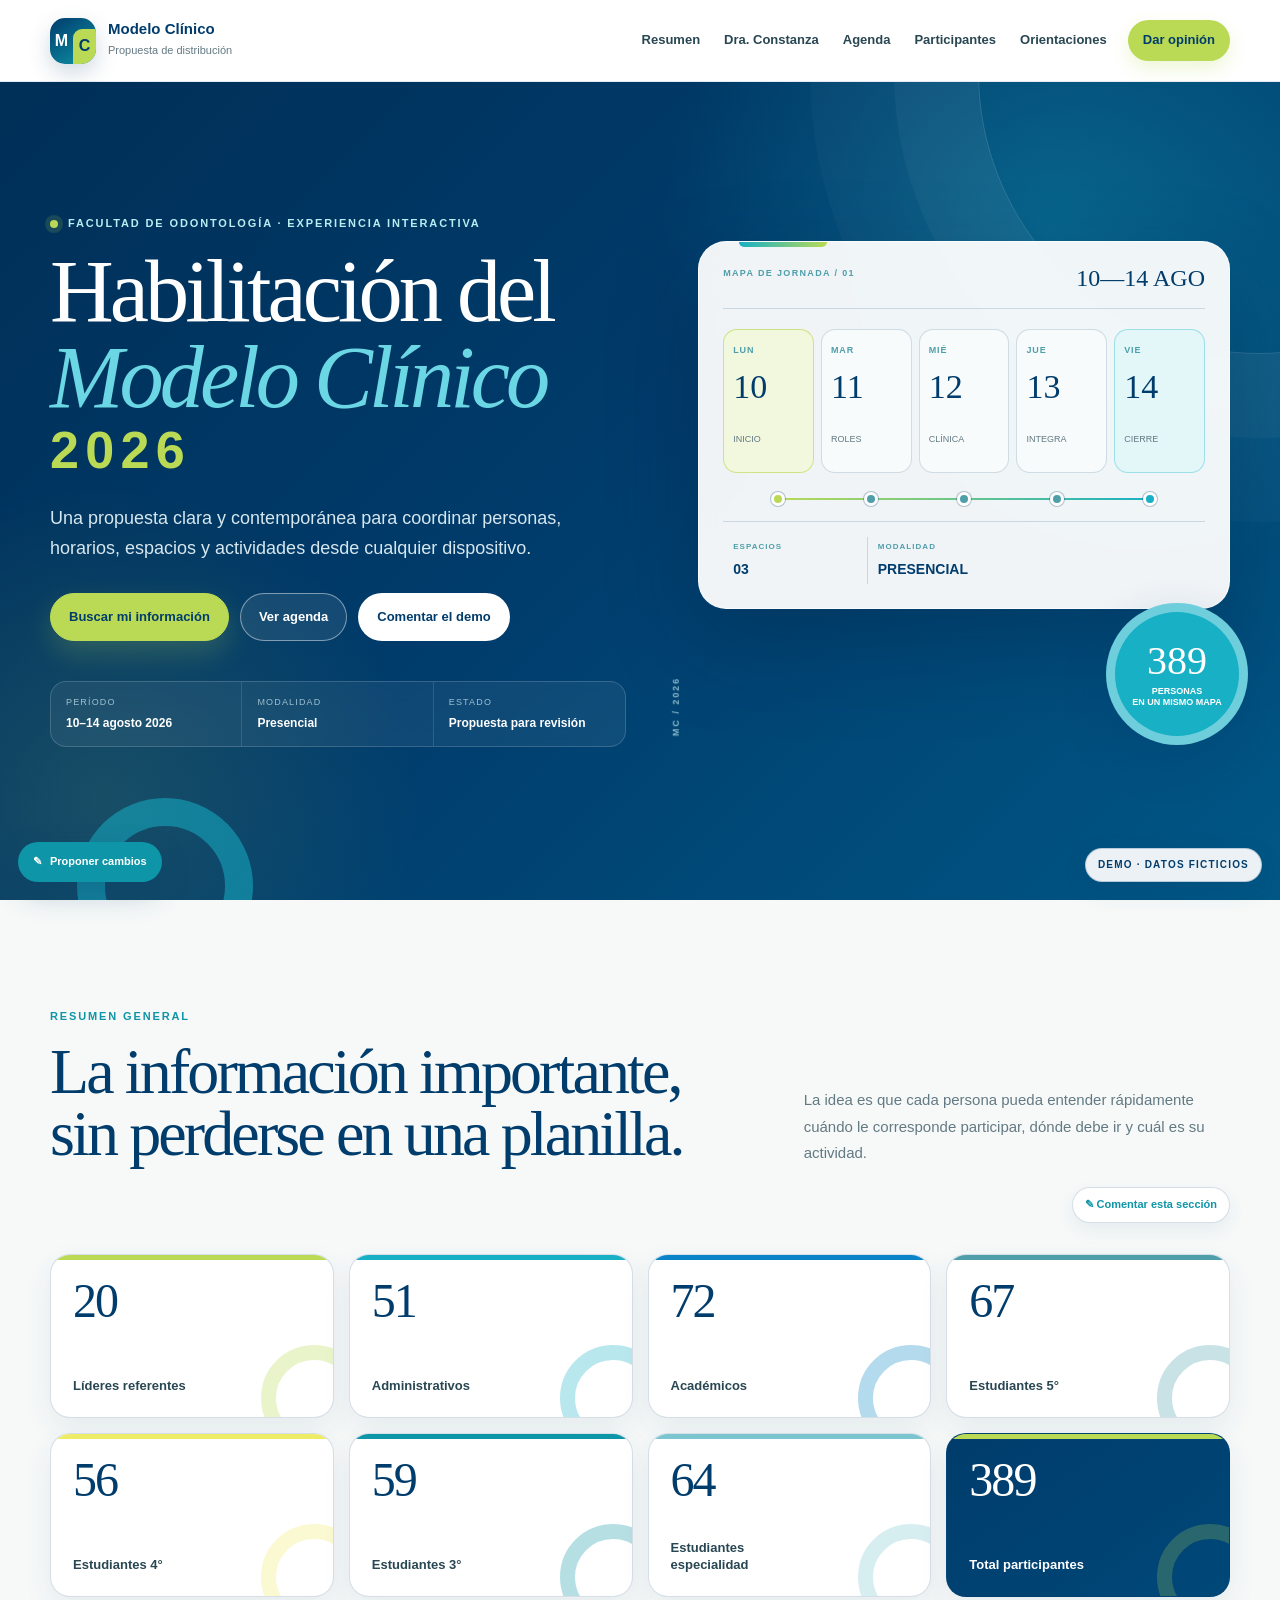
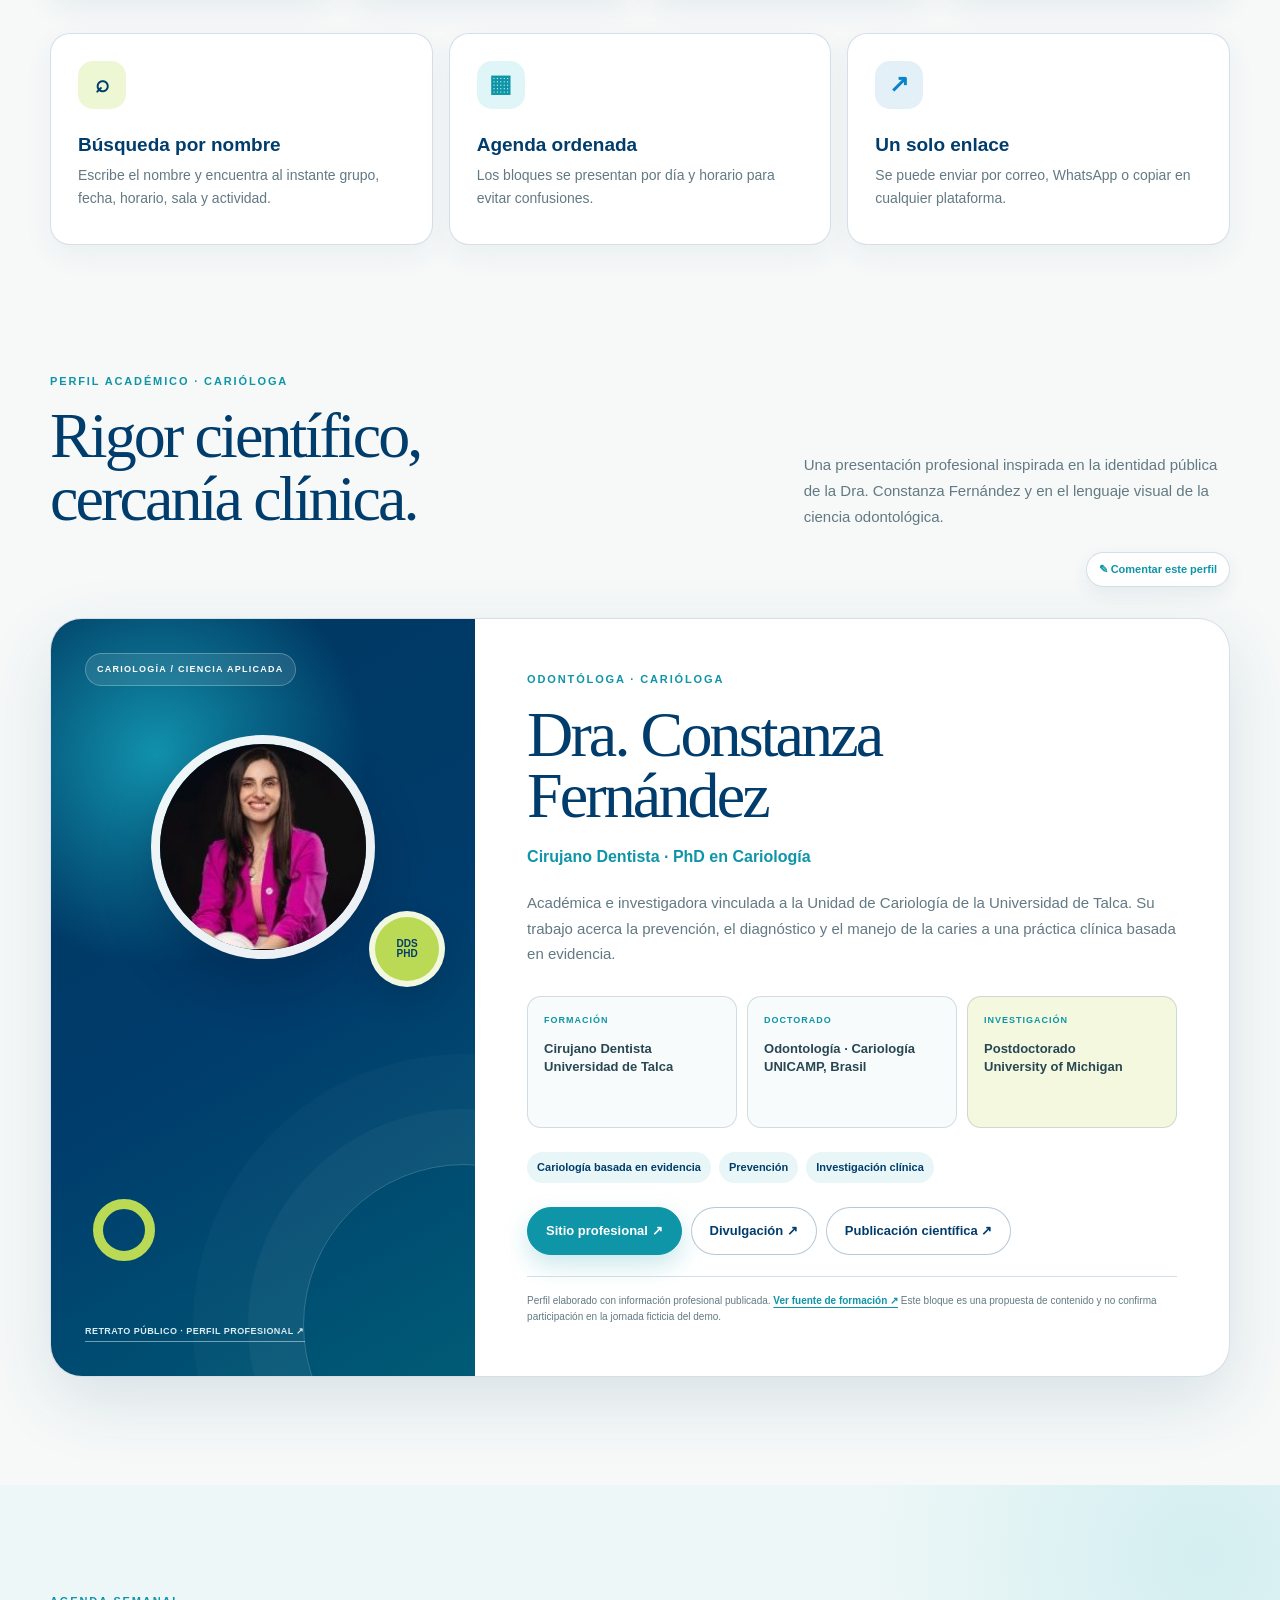
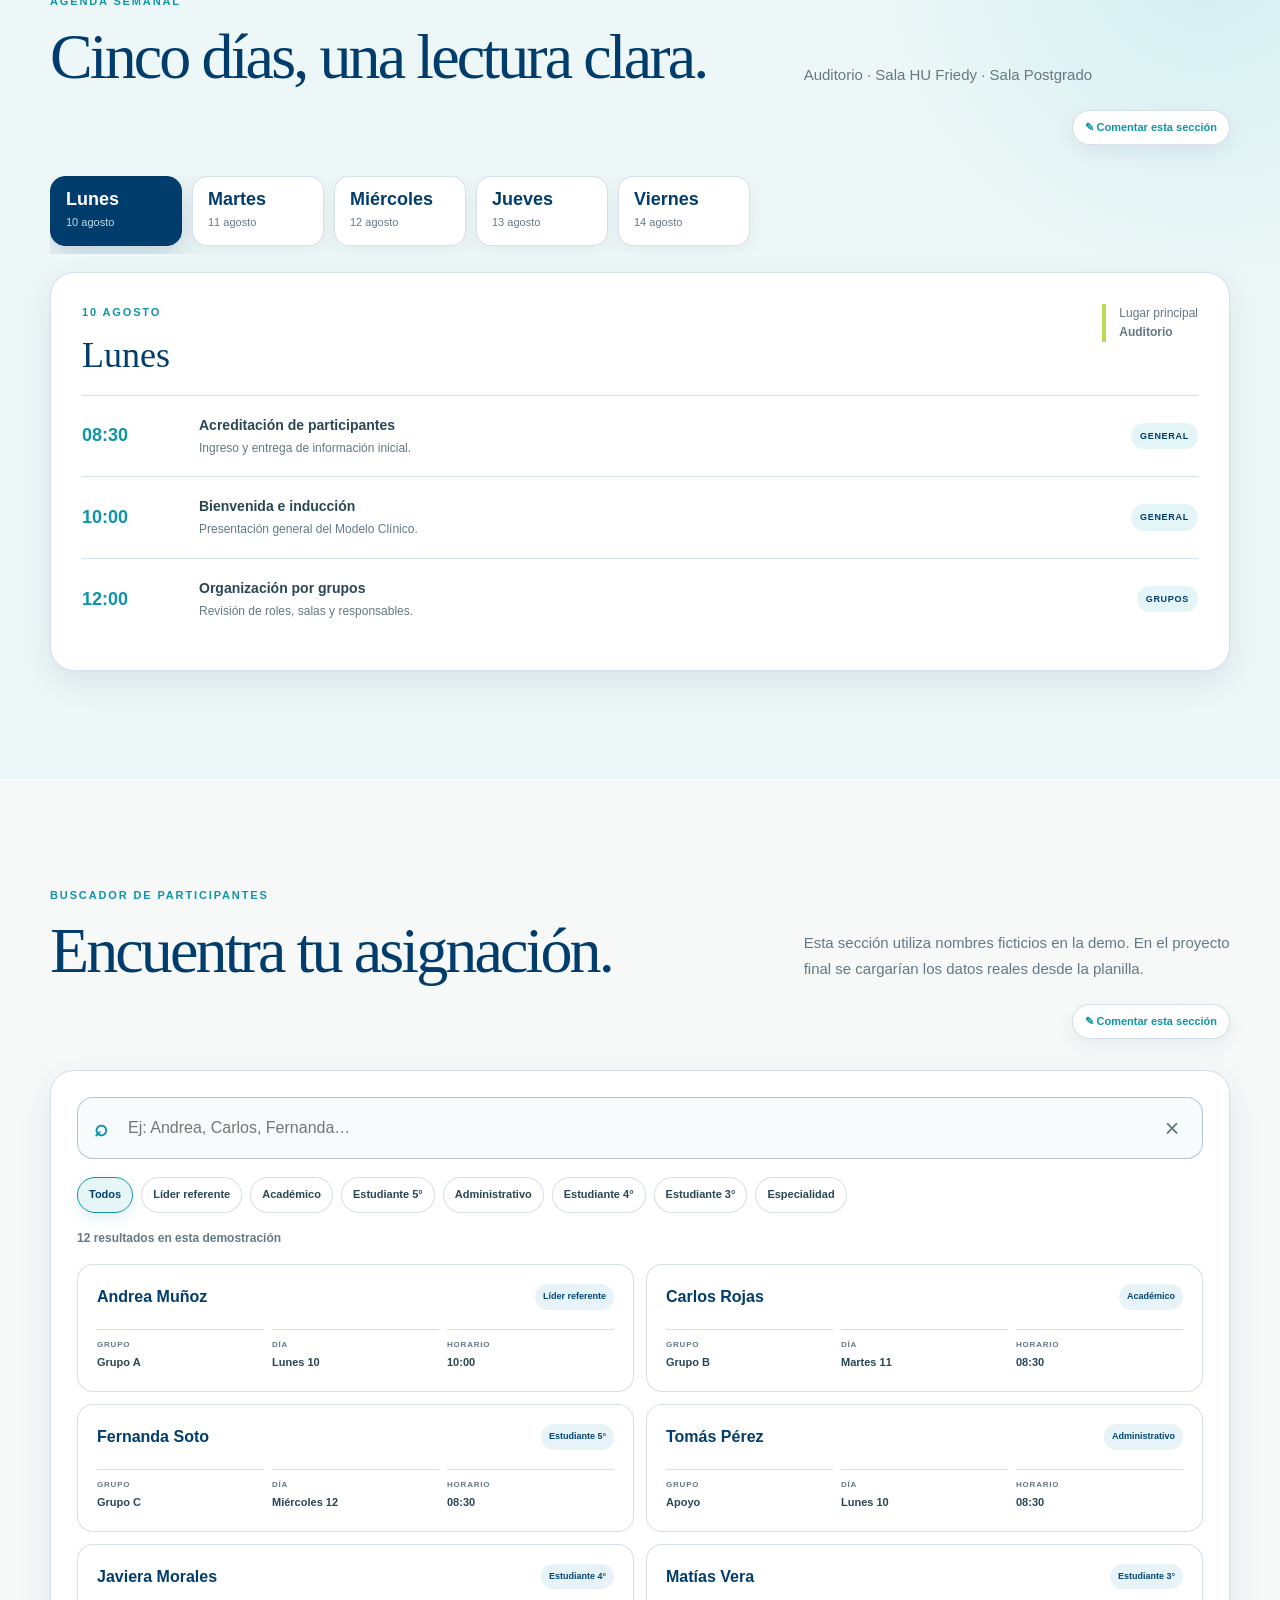
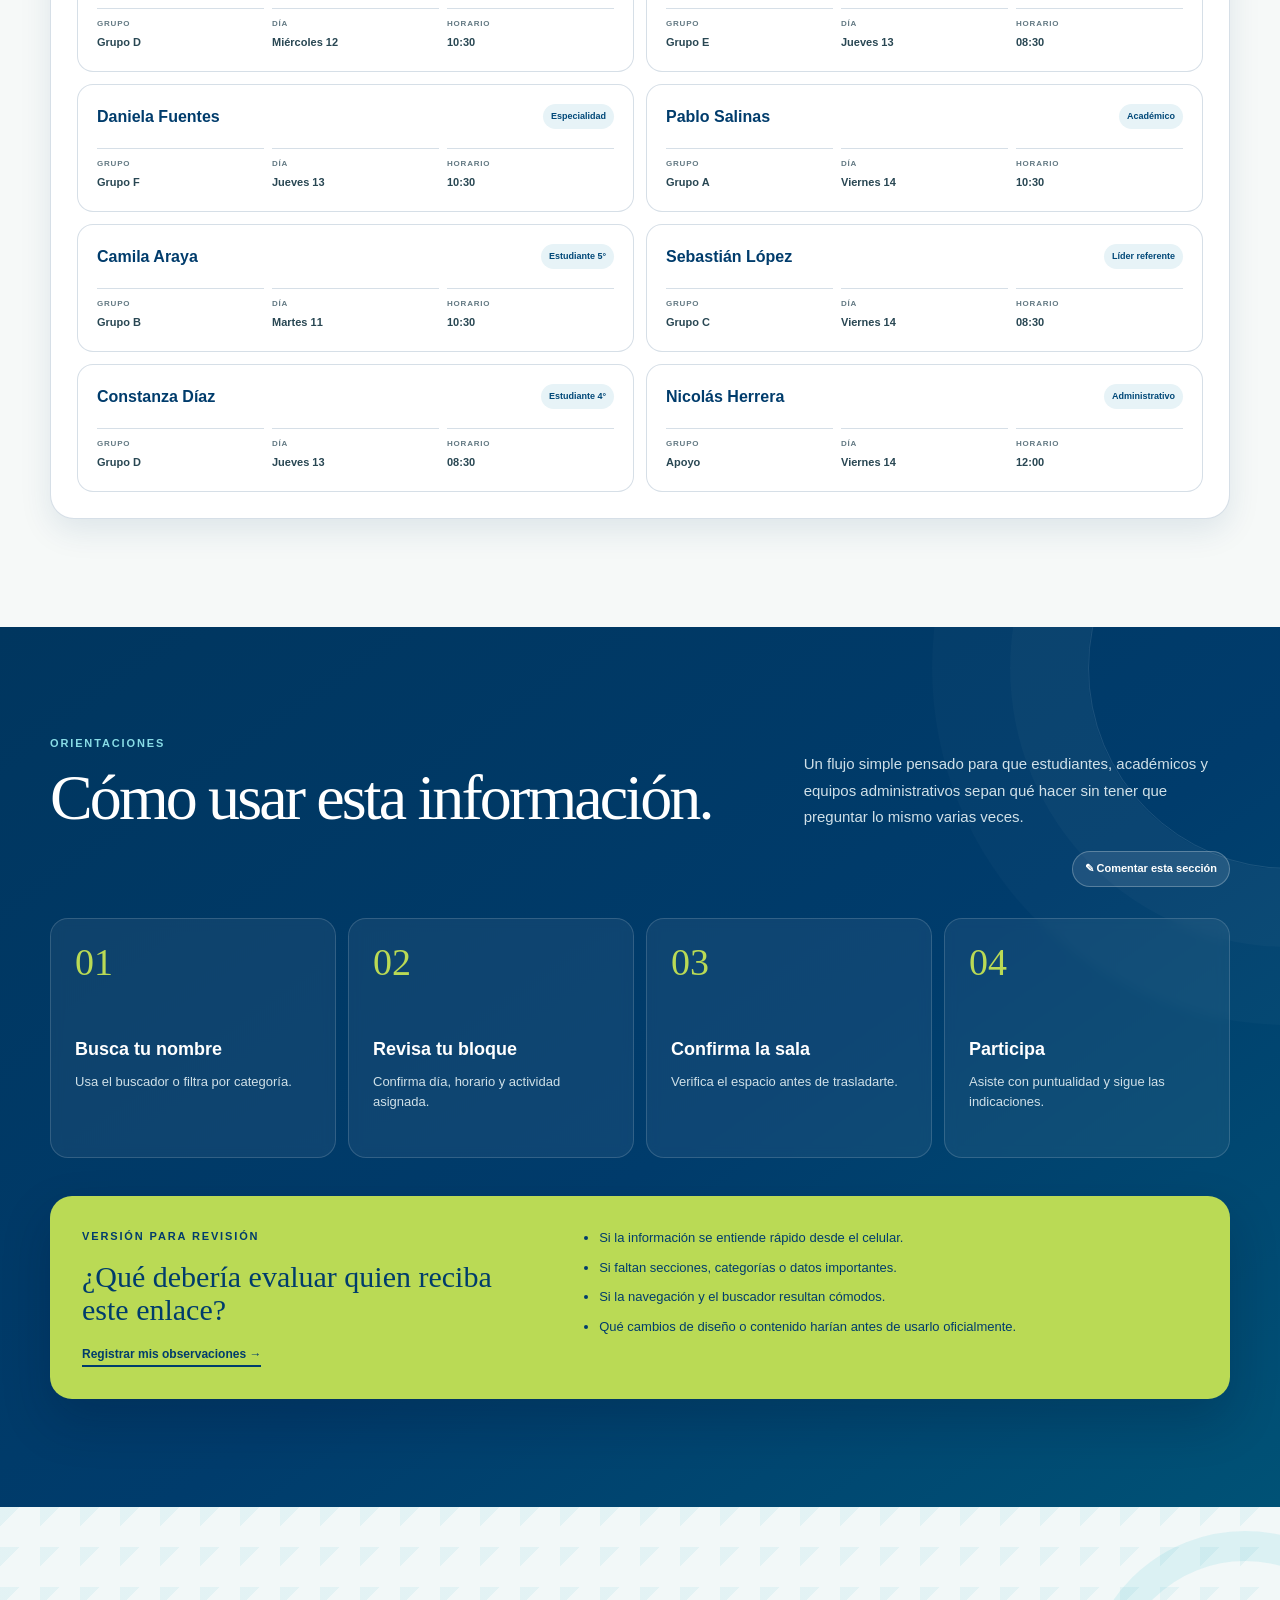
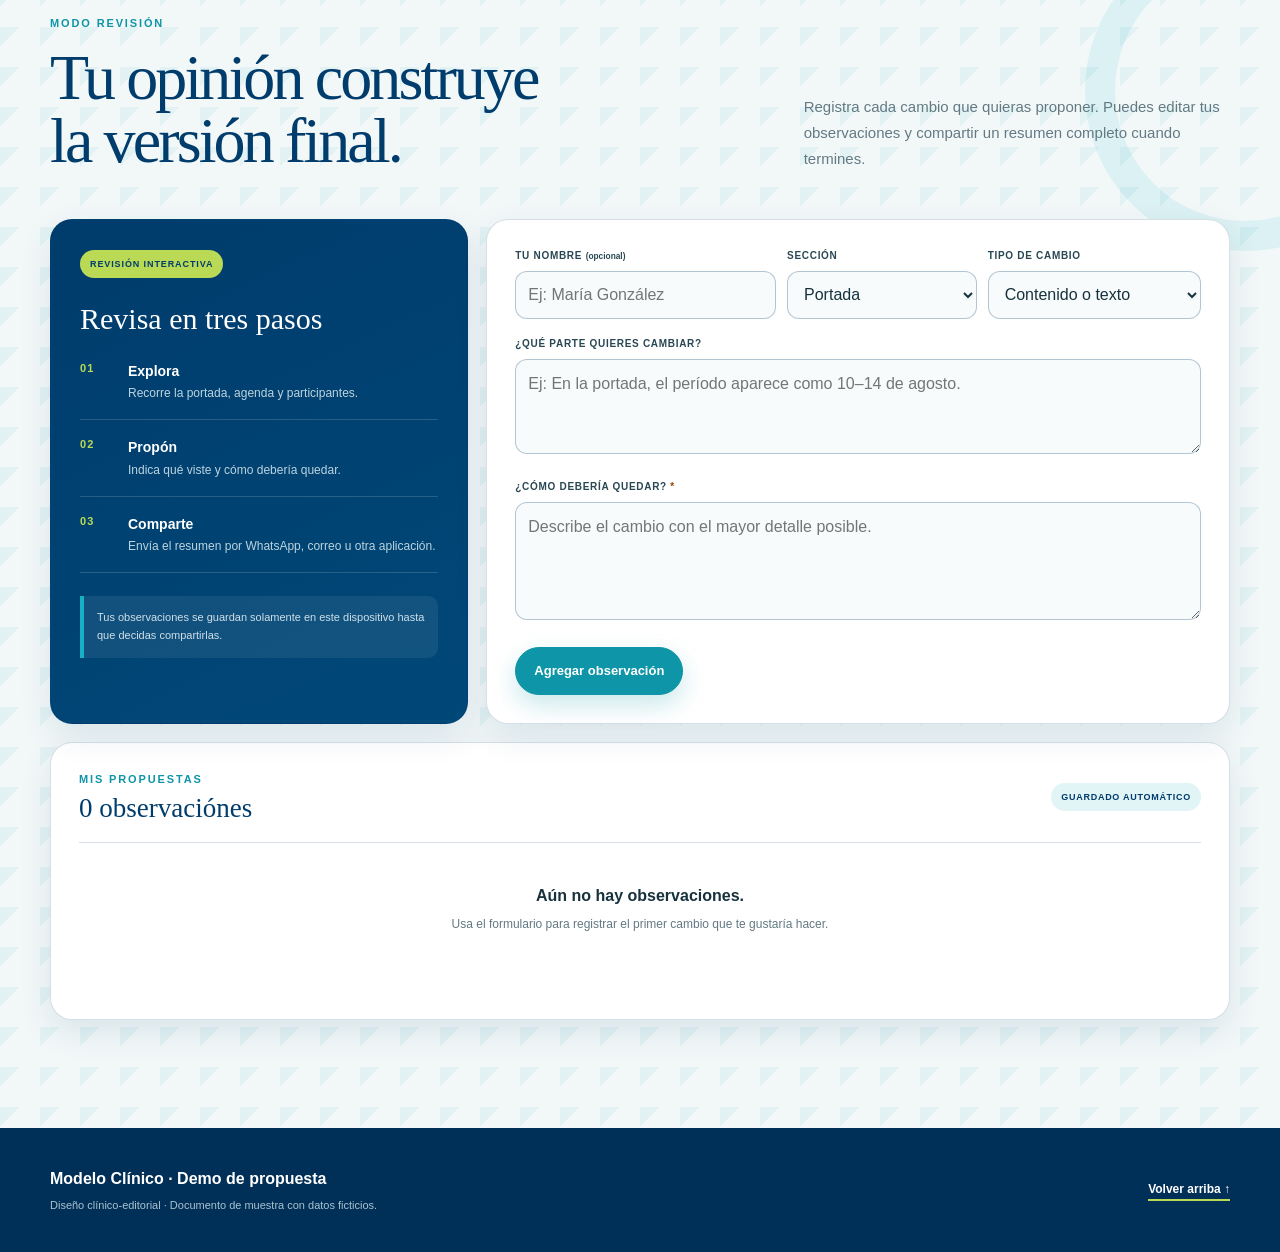
<file: index.html>
<!doctype html>
<html lang="es">
<head>
  <meta charset="utf-8" />
  <meta name="viewport" content="width=device-width, initial-scale=1, viewport-fit=cover" />
  <meta name="theme-color" content="#003c6c" />
  <meta name="description" content="Propuesta interactiva de distribución para Habilitación del Modelo Clínico." />
  <title>Habilitación Modelo Clínico · Demo</title>
  <link rel="icon" type="image/svg+xml" href="data:image/svg+xml,%3Csvg xmlns='http://www.w3.org/2000/svg' viewBox='0 0 64 64'%3E%3Crect width='64' height='64' rx='18' fill='%23003c6c'/%3E%3Cpath d='M14 17h14v8h-6v22h-8zm23 0h13v30h-8V25h-5z' fill='%23ffffff'/%3E%3Ccircle cx='32' cy='32' r='5' fill='%23bada55'/%3E%3C/svg%3E" />
  <link rel="stylesheet" href="styles.css?v=6" />
</head>
<body>
  <div class="demo-ribbon">DEMO · DATOS FICTICIOS</div>
  <header class="topbar" id="topbar">
    <a class="brand" href="#inicio" aria-label="Ir al inicio">
      <span class="brand-mark" aria-hidden="true"><b>M</b><i>C</i></span>
      <span>
        <strong>Modelo Clínico</strong>
        <small>Propuesta de distribución</small>
      </span>
    </a>
    <button class="menu-btn" id="menuBtn" aria-expanded="false" aria-controls="mainNav" aria-label="Abrir menú">
      <span></span><span></span><span></span>
    </button>
    <nav class="main-nav" id="mainNav" aria-label="Navegación principal">
      <a href="#resumen">Resumen</a>
      <a href="#perfil">Dra. Constanza</a>
      <a href="#agenda">Agenda</a>
      <a href="#participantes">Participantes</a>
      <a href="#orientaciones">Orientaciones</a>
      <a class="nav-review" href="#revision">Dar opinión</a>
    </nav>
  </header>

  <main>
    <section class="hero" id="inicio">
      <div class="hero-glow hero-glow-a"></div>
      <div class="hero-glow hero-glow-b"></div>
      <div class="hero-content wrap">
        <div class="hero-copy reveal">
          <p class="eyebrow"><span class="signal-dot"></span> FACULTAD DE ODONTOLOGÍA · EXPERIENCIA INTERACTIVA</p>
          <h1><span class="title-line">Habilitación del</span><span class="title-line accent">Modelo Clínico</span><span class="title-line outline">2026</span></h1>
          <p class="hero-lead">Una propuesta clara y contemporánea para coordinar personas, horarios, espacios y actividades desde cualquier dispositivo.</p>
          <div class="hero-actions">
            <a class="btn btn-primary" href="#participantes">Buscar mi información</a>
            <a class="btn btn-ghost" href="#agenda">Ver agenda</a>
            <a class="btn btn-review" href="#revision">Comentar el demo</a>
          </div>
          <div class="hero-meta" aria-label="Información general">
            <div><span>Período</span><strong>10–14 agosto 2026</strong></div>
            <div><span>Modalidad</span><strong>Presencial</strong></div>
            <div><span>Estado</span><strong>Propuesta para revisión</strong></div>
          </div>
        </div>

        <div class="hero-visual reveal" aria-hidden="true">
          <div class="clinical-board">
            <div class="board-top">
              <span>MAPA DE JORNADA / 01</span>
              <strong>10—14 AGO</strong>
            </div>
            <div class="board-days">
              <div class="board-day active"><span>LUN</span><strong>10</strong><small>Inicio</small></div>
              <div class="board-day"><span>MAR</span><strong>11</strong><small>Roles</small></div>
              <div class="board-day"><span>MIÉ</span><strong>12</strong><small>Clínica</small></div>
              <div class="board-day"><span>JUE</span><strong>13</strong><small>Integra</small></div>
              <div class="board-day end"><span>VIE</span><strong>14</strong><small>Cierre</small></div>
            </div>
            <div class="board-route">
              <span></span><span></span><span></span><span></span><span></span>
            </div>
            <div class="board-footer">
              <div><span>ESPACIOS</span><strong>03</strong></div>
              <div><span>MODALIDAD</span><strong>PRESENCIAL</strong></div>
            </div>
          </div>
          <div class="board-stamp"><strong>389</strong><span>personas<br>en un mismo mapa</span></div>
          <div class="board-code">MC / 2026</div>
        </div>
      </div>
      <div class="scroll-hint">Desliza para explorar <span>↓</span></div>
    </section>

    <section class="section wrap" id="resumen">
      <div class="section-head reveal">
        <div>
          <p class="eyebrow">RESUMEN GENERAL</p>
          <h2>La información importante,<br>sin perderse en una planilla.</h2>
        </div>
        <p>La idea es que cada persona pueda entender rápidamente cuándo le corresponde participar, dónde debe ir y cuál es su actividad.</p>
      </div>
      <button class="section-feedback" type="button" data-review-target="Resumen">✎ Comentar esta sección</button>

      <div class="stats-grid" id="statsGrid"></div>

      <div class="feature-grid">
        <article class="feature-card reveal">
          <div class="feature-icon">⌕</div>
          <h3>Búsqueda por nombre</h3>
          <p>Escribe el nombre y encuentra al instante grupo, fecha, horario, sala y actividad.</p>
        </article>
        <article class="feature-card reveal">
          <div class="feature-icon">▦</div>
          <h3>Agenda ordenada</h3>
          <p>Los bloques se presentan por día y horario para evitar confusiones.</p>
        </article>
        <article class="feature-card reveal">
          <div class="feature-icon">↗</div>
          <h3>Un solo enlace</h3>
          <p>Se puede enviar por correo, WhatsApp o copiar en cualquier plataforma.</p>
        </article>
      </div>
    </section>

    <section class="section wrap profile-section" id="perfil">
      <div class="section-head reveal">
        <div>
          <p class="eyebrow">PERFIL ACADÉMICO · CARIÓLOGA</p>
          <h2>Rigor científico,<br>cercanía clínica.</h2>
        </div>
        <p>Una presentación profesional inspirada en la identidad pública de la Dra. Constanza Fernández y en el lenguaje visual de la ciencia odontológica.</p>
      </div>
      <button class="section-feedback" type="button" data-review-target="Perfil Dra. Constanza">✎ Comentar este perfil</button>

      <article class="profile-card reveal">
        <div class="profile-portrait has-photo">
          <img class="profile-photo" src="constanza-fernandez.jpg" alt="Dra. Constanza E. Fernández, odontóloga carióloga" />
          <span class="profile-kicker">Cariología / Ciencia aplicada</span>
          <a class="profile-credit" href="https://cl.linkedin.com/in/constanza-e-fern%C3%A1ndez-a4a72b41" target="_blank" rel="noopener noreferrer">Retrato público · perfil profesional ↗</a>
          <span class="profile-seal">DDS<br>PhD</span>
        </div>
        <div class="profile-content">
          <p class="eyebrow">ODONTÓLOGA · CARIÓLOGA</p>
          <h2>Dra. Constanza<br>Fernández</h2>
          <p class="profile-role">Cirujano Dentista · PhD en Cariología</p>
          <p class="profile-intro">Académica e investigadora vinculada a la Unidad de Cariología de la Universidad de Talca. Su trabajo acerca la prevención, el diagnóstico y el manejo de la caries a una práctica clínica basada en evidencia.</p>

          <div class="profile-credentials" aria-label="Formación profesional">
            <div class="profile-credential">
              <span>Formación</span>
              <strong>Cirujano Dentista<br>Universidad de Talca</strong>
            </div>
            <div class="profile-credential">
              <span>Doctorado</span>
              <strong>Odontología · Cariología<br>UNICAMP, Brasil</strong>
            </div>
            <div class="profile-credential">
              <span>Investigación</span>
              <strong>Postdoctorado<br>University of Michigan</strong>
            </div>
          </div>

          <div class="profile-focus" aria-label="Áreas de interés">
            <span>Cariología basada en evidencia</span>
            <span>Prevención</span>
            <span>Investigación clínica</span>
          </div>

          <div class="profile-links">
            <a class="btn btn-primary" href="https://cfernandezgo.wixsite.com/home" target="_blank" rel="noopener noreferrer">Sitio profesional ↗</a>
            <a class="btn btn-ghost" href="https://www.instagram.com/constanza_fernandez_cariologia/" target="_blank" rel="noopener noreferrer">Divulgación ↗</a>
            <a class="btn btn-ghost" href="https://pubmed.ncbi.nlm.nih.gov/22320182/" target="_blank" rel="noopener noreferrer">Publicación científica ↗</a>
          </div>
          <p class="profile-note">Perfil elaborado con información profesional publicada. <a href="https://www.youtube.com/watch?v=s2P8XJp3nUA" target="_blank" rel="noopener noreferrer">Ver fuente de formación ↗</a> Este bloque es una propuesta de contenido y no confirma participación en la jornada ficticia del demo.</p>
        </div>
      </article>
    </section>

    <section class="section section-soft" id="agenda">
      <div class="wrap">
        <div class="section-head reveal">
          <div>
            <p class="eyebrow">AGENDA SEMANAL</p>
            <h2>Cinco días, una lectura clara.</h2>
          </div>
          <p>Auditorio · Sala HU Friedy · Sala Postgrado</p>
        </div>
        <button class="section-feedback" type="button" data-review-target="Agenda">✎ Comentar esta sección</button>

        <div class="agenda-tabs" id="agendaTabs" role="tablist" aria-label="Seleccionar día"></div>
        <div class="agenda-panel reveal" id="agendaPanel" aria-live="polite"></div>
      </div>
    </section>

    <section class="section wrap" id="participantes">
      <div class="section-head reveal">
        <div>
          <p class="eyebrow">BUSCADOR DE PARTICIPANTES</p>
          <h2>Encuentra tu asignación.</h2>
        </div>
        <p>Esta sección utiliza nombres ficticios en la demo. En el proyecto final se cargarían los datos reales desde la planilla.</p>
      </div>
      <button class="section-feedback" type="button" data-review-target="Participantes">✎ Comentar esta sección</button>

      <div class="finder-card reveal">
        <div class="finder-input-wrap">
          <span class="search-icon">⌕</span>
          <input id="searchInput" type="search" placeholder="Ej: Andrea, Carlos, Fernanda…" autocomplete="off" aria-label="Buscar participante por nombre" />
          <button id="clearSearch" class="clear-search" type="button" aria-label="Limpiar búsqueda">×</button>
        </div>
        <div class="filter-row" id="filterRow"></div>
        <p class="finder-count" id="finderCount"></p>
        <div class="people-grid" id="peopleGrid"></div>
      </div>
    </section>

    <section class="section section-dark" id="orientaciones">
      <div class="wrap">
        <div class="section-head light reveal">
          <div>
            <p class="eyebrow">ORIENTACIONES</p>
            <h2>Cómo usar esta información.</h2>
          </div>
          <p>Un flujo simple pensado para que estudiantes, académicos y equipos administrativos sepan qué hacer sin tener que preguntar lo mismo varias veces.</p>
        </div>
        <button class="section-feedback section-feedback-light" type="button" data-review-target="Orientaciones">✎ Comentar esta sección</button>

        <div class="steps-grid">
          <article class="step-card reveal"><span>01</span><h3>Busca tu nombre</h3><p>Usa el buscador o filtra por categoría.</p></article>
          <article class="step-card reveal"><span>02</span><h3>Revisa tu bloque</h3><p>Confirma día, horario y actividad asignada.</p></article>
          <article class="step-card reveal"><span>03</span><h3>Confirma la sala</h3><p>Verifica el espacio antes de trasladarte.</p></article>
          <article class="step-card reveal"><span>04</span><h3>Participa</h3><p>Asiste con puntualidad y sigue las indicaciones.</p></article>
        </div>

        <div class="review-callout reveal">
          <div>
            <p class="eyebrow">VERSIÓN PARA REVISIÓN</p>
            <h3>¿Qué debería evaluar quien reciba este enlace?</h3>
            <a class="review-callout-link" href="#revision">Registrar mis observaciones →</a>
          </div>
          <ul>
            <li>Si la información se entiende rápido desde el celular.</li>
            <li>Si faltan secciones, categorías o datos importantes.</li>
            <li>Si la navegación y el buscador resultan cómodos.</li>
            <li>Qué cambios de diseño o contenido harían antes de usarlo oficialmente.</li>
          </ul>
        </div>
      </div>
    </section>

    <section class="section review-section" id="revision">
      <div class="wrap">
        <div class="section-head reveal">
          <div>
            <p class="eyebrow">MODO REVISIÓN</p>
            <h2>Tu opinión construye<br>la versión final.</h2>
          </div>
          <p>Registra cada cambio que quieras proponer. Puedes editar tus observaciones y compartir un resumen completo cuando termines.</p>
        </div>

        <div class="review-workspace">
          <aside class="review-guide reveal">
            <span class="review-mode-badge">Revisión interactiva</span>
            <h3>Revisa en tres pasos</h3>
            <ol>
              <li><strong>Explora</strong><span>Recorre la portada, agenda y participantes.</span></li>
              <li><strong>Propón</strong><span>Indica qué viste y cómo debería quedar.</span></li>
              <li><strong>Comparte</strong><span>Envía el resumen por WhatsApp, correo u otra aplicación.</span></li>
            </ol>
            <p class="review-privacy">Tus observaciones se guardan solamente en este dispositivo hasta que decidas compartirlas.</p>
          </aside>

          <div class="review-editor reveal">
            <form id="reviewForm" novalidate>
              <div class="review-form-grid">
                <label>
                  <span>Tu nombre <small>(opcional)</small></span>
                  <input id="reviewAuthor" type="text" maxlength="80" placeholder="Ej: María González" autocomplete="name" />
                </label>
                <label>
                  <span>Sección</span>
                  <select id="reviewSection" required>
                    <option value="Portada">Portada</option>
                    <option value="Resumen">Resumen</option>
                    <option value="Perfil Dra. Constanza">Perfil Dra. Constanza</option>
                    <option value="Agenda">Agenda</option>
                    <option value="Participantes">Participantes</option>
                    <option value="Orientaciones">Orientaciones</option>
                    <option value="General">General</option>
                  </select>
                </label>
                <label>
                  <span>Tipo de cambio</span>
                  <select id="reviewType" required>
                    <option value="Contenido">Contenido o texto</option>
                    <option value="Datos">Nombres o datos</option>
                    <option value="Diseño">Diseño o colores</option>
                    <option value="Función">Funcionamiento</option>
                    <option value="Pregunta">Pregunta</option>
                  </select>
                </label>
              </div>

              <label class="review-field">
                <span>¿Qué parte quieres cambiar?</span>
                <textarea id="reviewCurrent" rows="3" maxlength="500" placeholder="Ej: En la portada, el período aparece como 10–14 de agosto."></textarea>
              </label>
              <label class="review-field">
                <span>¿Cómo debería quedar? <strong>*</strong></span>
                <textarea id="reviewProposal" rows="4" maxlength="1000" placeholder="Describe el cambio con el mayor detalle posible." required></textarea>
              </label>

              <div class="review-form-actions">
                <button class="btn btn-primary" id="saveReview" type="submit">Agregar observación</button>
                <button class="btn btn-ghost" id="cancelReviewEdit" type="button" hidden>Cancelar edición</button>
                <span class="review-form-status" id="reviewFormStatus" role="status" aria-live="polite"></span>
              </div>
            </form>
          </div>
        </div>

        <div class="review-list-shell reveal">
          <div class="review-list-head">
            <div>
              <p class="eyebrow">MIS PROPUESTAS</p>
              <h3 id="reviewCount">0 observaciones</h3>
            </div>
            <span class="autosave-label">Guardado automático</span>
          </div>
          <div class="review-empty" id="reviewEmpty">
            <strong>Aún no hay observaciones.</strong>
            <p>Usa el formulario para registrar el primer cambio que te gustaría hacer.</p>
          </div>
          <div class="review-items" id="reviewItems"></div>
          <div class="review-share-actions" id="reviewShareActions" hidden>
            <button class="btn btn-primary" id="shareReviews" type="button">Compartir revisión</button>
            <button class="btn btn-ghost" id="copyReviews" type="button">Copiar resumen</button>
            <button class="btn btn-ghost" id="downloadReviews" type="button">Descargar archivo</button>
            <button class="review-clear" id="clearReviews" type="button">Borrar todo</button>
          </div>
        </div>
      </div>
    </section>
  </main>

  <footer class="footer">
    <div class="wrap footer-inner">
      <div>
        <strong>Modelo Clínico · Demo de propuesta</strong>
        <p>Diseño clínico-editorial · Documento de muestra con datos ficticios.</p>
      </div>
      <a href="#inicio">Volver arriba ↑</a>
    </div>
  </footer>

  <dialog class="person-dialog" id="personDialog">
    <form method="dialog" class="dialog-shell">
      <button class="dialog-close" value="close" aria-label="Cerrar">×</button>
      <div id="dialogContent"></div>
    </form>
  </dialog>

  <a class="review-fab" href="#revision" aria-label="Ir al panel para proponer cambios">
    <span aria-hidden="true">✎</span> Proponer cambios <strong id="reviewFabCount" hidden>0</strong>
  </a>
  <div class="review-toast" id="reviewToast" role="status" aria-live="polite"></div>

  <script src="data.js?v=2"></script>
  <script src="app.js?v=3"></script>
</body>
</html>
</file>
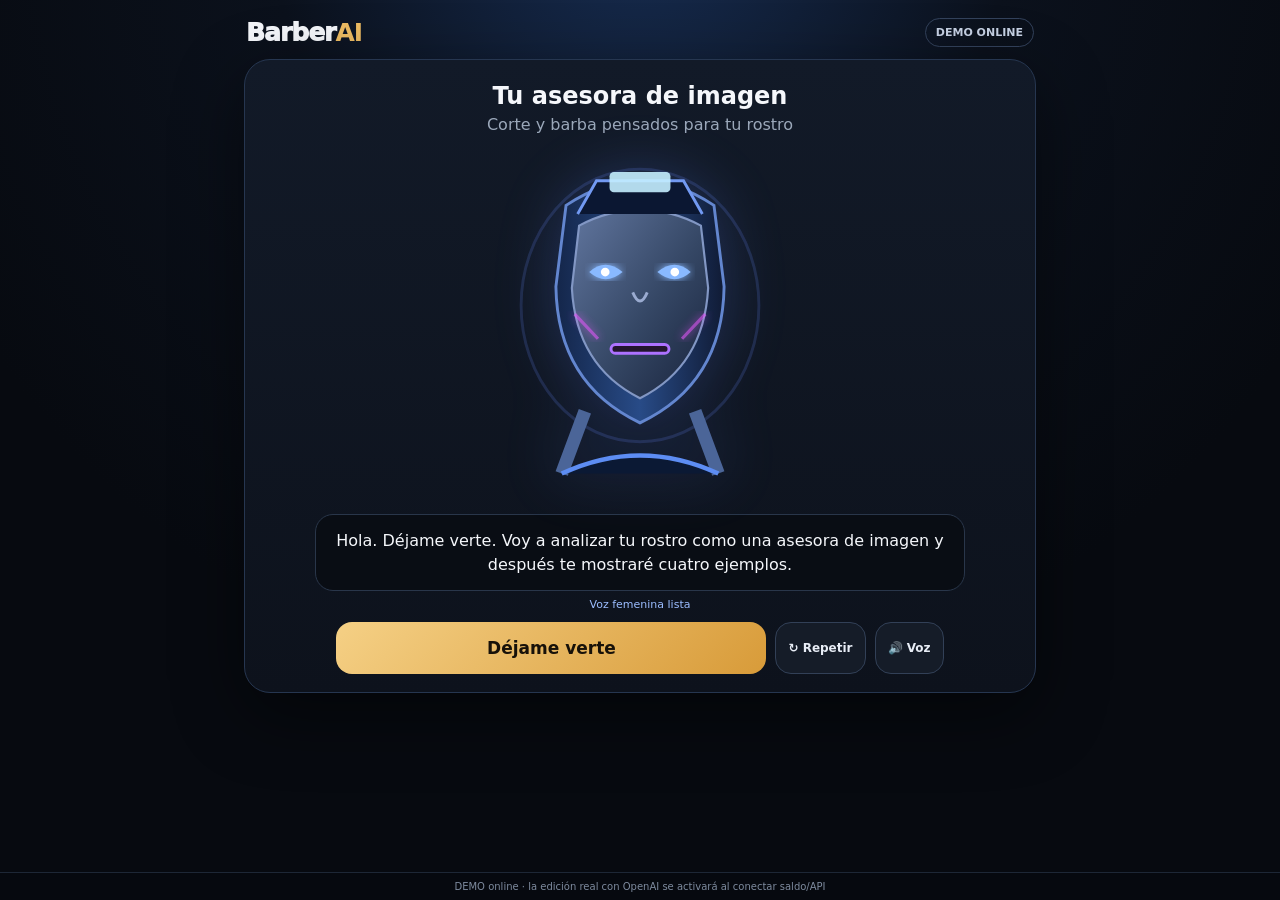
<file: barberai/index.html>
<!doctype html>
<html lang="es">
<head>
<meta charset="utf-8">
<meta name="viewport" content="width=device-width,initial-scale=1,viewport-fit=cover">
<meta name="theme-color" content="#070a10">
<meta name="apple-mobile-web-app-capable" content="yes">
<meta name="apple-mobile-web-app-status-bar-style" content="black-translucent">
<link rel="manifest" href="./manifest.webmanifest">
<link rel="icon" href="./icon.svg" type="image/svg+xml">
<title>BarberAI</title>
<style>
:root{--bg:#070a10;--panel:#101621;--line:#27364e;--text:#f5f7fb;--muted:#9ba8ba;--blue:#79a8ff;--violet:#a66cff;--gold:#efbd63;--ok:#61dc99;--danger:#ff8a91}*{box-sizing:border-box}html,body{margin:0;min-height:100%;background:radial-gradient(circle at 50% -10%,#172d52 0,#0b111c 34%,#070a10 72%);color:var(--text);font-family:system-ui,-apple-system,Segoe UI,Roboto,sans-serif}button{font:inherit}.app{max-width:820px;margin:auto;padding:14px 14px 96px}.top{display:flex;align-items:center;justify-content:space-between;gap:10px;margin:4px 2px 12px}.brand{font-size:25px;font-weight:950;letter-spacing:-1px}.brand b{color:var(--gold)}.mode{font-size:11px;font-weight:900;border:1px solid #33425c;border-radius:999px;padding:7px 10px;color:#c8d3e6}.stage{background:linear-gradient(180deg,#121a28,#0d121c);border:1px solid #263650;border-radius:26px;overflow:hidden;box-shadow:0 22px 70px #0007;min-height:630px;position:relative}.hero{padding:18px 18px 12px;text-align:center}.hero h1{font-size:24px;margin:4px 0 5px}.hero p{margin:0;color:var(--muted)}.advisorZone{display:grid;place-items:center;padding:5px 15px 8px}.robot{width:min(64vw,290px);aspect-ratio:.83;position:relative;transform-origin:50% 70%;animation:float 4.5s ease-in-out infinite}.robot svg{width:100%;height:100%;filter:drop-shadow(0 0 28px #5c86ff3d)}.eye{fill:#89b9ff;filter:url(#glow);transform-box:fill-box;transform-origin:center;animation:blink 4.2s infinite}.pupil{fill:white}.mouth{fill:#23152e;stroke:#ad72ff;stroke-width:2;transform-box:fill-box;transform-origin:center}.cheek{stroke:#ea58ff;stroke-width:2.2;opacity:.6;filter:url(#glow)}.scan{stroke:#76c8ff;stroke-width:2;opacity:0}.aura{fill:none;stroke:#6a8dff;stroke-width:2;opacity:.18}.robot.speaking .mouth{animation:talk .19s ease-in-out infinite alternate}.robot.speaking .aura{animation:pulse 1.25s ease-out infinite}.robot.analyzing{animation:think 1.8s ease-in-out infinite}.robot.analyzing .scan{animation:scan 1s linear infinite}.robot.approve{animation:nod .62s ease-in-out 2}.robot.present{animation:present .75s ease-in-out}.robot.caution{animation:shake .5s ease-in-out 2}@keyframes float{50%{transform:translateY(-5px)}}@keyframes blink{0%,94%,100%{transform:scaleY(1)}96%{transform:scaleY(.08)}}@keyframes talk{from{transform:scaleY(.35)}to{transform:scaleY(1.7) scaleX(.8)}}@keyframes pulse{from{opacity:.45;transform:scale(.94)}to{opacity:0;transform:scale(1.1)}}@keyframes think{50%{transform:rotate(2deg) translateY(-4px)}}@keyframes scan{from{transform:translateY(-34px);opacity:0}20%,80%{opacity:.9}to{transform:translateY(70px);opacity:0}}@keyframes nod{50%{transform:translateY(8px) scale(.985)}}@keyframes present{45%{transform:rotate(-4deg)}}@keyframes shake{30%{transform:translateX(-7px)}70%{transform:translateX(7px)}}.bubble{max-width:650px;margin:2px auto 14px;background:#090d14;border:1px solid #29364a;border-radius:18px;padding:14px 16px;text-align:center;min-height:68px;display:grid;place-items:center}.bubble p{margin:0;font-size:16px;line-height:1.45}.voiceState{font-size:11px;color:#9bbdff;text-align:center;margin:-7px 0 11px}.controls{display:flex;justify-content:center;gap:9px;flex-wrap:wrap;padding:0 16px 18px}.btn{border:0;border-radius:16px;min-height:52px;padding:13px 18px;font-weight:900;cursor:pointer}.primary{background:linear-gradient(135deg,#f5d085,#d89b39);color:#171109}.secondary{background:#151c28;color:#e8edf6;border:1px solid #324057}.big{min-width:min(92%,430px);font-size:17px}.mini{min-height:40px;padding:8px 12px;font-size:12px}.hidden{display:none!important}.cameraPane{position:absolute;inset:0;background:#03060a;z-index:20;display:flex;flex-direction:column}.cameraTop{padding:14px 16px 8px;display:flex;justify-content:space-between;align-items:center}.cameraTop b{font-size:16px}.cameraBox{position:relative;flex:1;min-height:0;margin:0 12px 12px;border-radius:24px;overflow:hidden;border:1px solid #293b58;background:#000}.cameraBox video{width:100%;height:100%;object-fit:cover;transform:scaleX(-1)}.guide{position:absolute;inset:10% 16%;border:2px solid #ffffffb8;border-radius:46% 46% 42% 42%;box-shadow:0 0 0 999px #0005}.count{position:absolute;inset:0;display:grid;place-items:center;font-size:86px;font-weight:950;text-shadow:0 4px 30px #000}.cameraHint{position:absolute;left:14px;right:14px;bottom:18px;background:#06090dbd;border:1px solid #ffffff25;border-radius:14px;padding:10px 12px;text-align:center}.progress{max-width:560px;margin:4px auto 14px;padding:0 18px}.progressBar{height:8px;border-radius:999px;background:#1b2432;overflow:hidden}.progressFill{height:100%;width:0;background:linear-gradient(90deg,#6e9aff,#bd6aff);transition:width .35s}.progressText{text-align:center;font-size:12px;color:var(--muted);margin-top:7px}.results{padding:10px 14px 18px}.results h2{text-align:center;margin:5px 0 4px}.resultsSub{text-align:center;color:var(--muted);margin-bottom:14px}.grid{display:grid;grid-template-columns:repeat(2,1fr);gap:11px}.result{background:#0b1018;border:1px solid #2a3850;border-radius:18px;overflow:hidden;cursor:pointer;position:relative}.result.recommended{border-color:var(--gold);box-shadow:0 0 0 1px #efbd6344 inset}.result img{width:100%;aspect-ratio:3/4;object-fit:cover;background:#05070b;display:block}.result .meta{padding:10px}.result .label{font-size:10px;color:var(--gold);font-weight:900;letter-spacing:.7px;text-transform:uppercase}.result h3{font-size:14px;margin:3px 0}.result p{font-size:11px;color:var(--muted);margin:0}.demoMark{position:absolute;top:8px;right:8px;background:#070a10df;border:1px solid #ffffff30;border-radius:999px;padding:4px 7px;font-size:9px;font-weight:900}.verdict{margin:12px 0 14px;background:#0c1420;border:1px solid #284166;border-radius:17px;padding:13px 14px}.verdict b{color:#a9c8ff}.actionsRow{display:flex;justify-content:center;gap:8px;flex-wrap:wrap;margin-top:14px}.fullscreen{position:fixed;inset:0;background:#000e;z-index:50;display:flex;align-items:center;justify-content:center;padding:12px}.fullscreen img{max-width:100%;max-height:88vh;border-radius:18px;box-shadow:0 30px 80px #000}.fullscreen .close{position:absolute;right:14px;top:max(14px,env(safe-area-inset-top));width:46px;height:46px;border-radius:50%;background:#111b;border:1px solid #ffffff35;color:white;font-size:23px}.fullscreen .caption{position:absolute;left:14px;right:70px;bottom:max(16px,env(safe-area-inset-bottom));background:#080b11d9;border:1px solid #ffffff20;border-radius:14px;padding:10px 12px}.fullscreen .caption b{display:block}.fullscreen .caption span{font-size:12px;color:#ccd5e3}.tech{margin-top:12px;background:#0b1018;border:1px solid #27364f;border-radius:16px;padding:12px}.tech p{font-size:12px;color:#b9c3d3;margin:5px 0}.footer{position:fixed;bottom:0;left:0;right:0;background:#070a10ee;border-top:1px solid #1d2736;padding:8px 12px max(8px,env(safe-area-inset-bottom));font-size:10px;color:#7e8b9f;text-align:center;backdrop-filter:blur(12px)}@media(max-width:540px){.stage{min-height:620px}.robot{width:min(70vw,245px)}.bubble p{font-size:15px}.grid{gap:8px}.result .meta{padding:8px}.result p{display:none}}
</style>
</head>
<body>
<div class="app"><header class="top"><div class="brand">Barber<b>AI</b></div><div class="mode">DEMO ONLINE</div></header><main class="stage"><section id="advisorScreen"><div class="hero"><h1 id="title">Tu asesora de imagen</h1><p id="subtitle">Corte y barba pensados para tu rostro</p></div><div class="advisorZone"><div id="robot" class="robot"><svg viewBox="0 0 200 240"><defs><linearGradient id="helmet" x1="0" x2="1"><stop offset="0" stop-color="#14264a"/><stop offset=".5" stop-color="#284b87"/><stop offset="1" stop-color="#101b35"/></linearGradient><linearGradient id="face" x1="0" y1="0" x2="1" y2="1"><stop offset="0" stop-color="#61769f"/><stop offset=".55" stop-color="#354765"/><stop offset="1" stop-color="#18233b"/></linearGradient><filter id="glow"><feGaussianBlur stdDeviation="3" result="b"/><feMerge><feMergeNode in="b"/><feMergeNode in="SourceGraphic"/></feMerge></filter></defs><ellipse class="aura" cx="100" cy="106" rx="82" ry="94"/><path d="M49 37 Q100 3 151 37 L158 93 Q157 160 100 187 Q43 160 42 93Z" fill="url(#helmet)" stroke="#6386cf" stroke-width="2"/><path d="M58 51 Q100 29 142 51 L147 94 Q144 148 100 170 Q56 148 53 94Z" fill="url(#face)" stroke="#8297c4" stroke-width="1.5"/><path d="M57 43 L70 20 L130 20 L143 43" fill="#0b1732" stroke="#7299f2" stroke-width="2"/><rect x="79" y="14" width="42" height="14" rx="3" fill="#c5efff" opacity=".9"/><path class="cheek" d="M55 112 L71 129 M145 112 L129 129"/><path class="eye" d="M65 83 Q76 73 88 83 Q76 93 65 83Z"/><circle class="pupil" cx="76" cy="83" r="3"/><path class="eye" d="M112 83 Q124 73 135 83 Q124 93 112 83Z"/><circle class="pupil" cx="124" cy="83" r="3"/><path d="M95 97 Q100 109 105 97" fill="none" stroke="#9aabd0" stroke-width="2"/><rect class="mouth" x="80" y="133" width="40" height="6" rx="3"/><path class="scan" d="M55 67 L145 67"/><path d="M62 179 L46 222 M138 179 L154 222" stroke="#4b6598" stroke-width="9"/><path d="M46 222 Q100 197 154 222" fill="#0b1934" stroke="#5d8df3" stroke-width="3"/></svg></div></div><div class="bubble"><p id="speech">Hola. Déjame verte y te mostraré cuatro estilos pensados para ti.</p></div><div id="voiceState" class="voiceState">Voz femenina lista</div><div class="controls"><button id="startBtn" class="btn primary big">Déjame verte</button><button id="repeatBtn" class="btn secondary mini">↻ Repetir</button><button id="muteBtn" class="btn secondary mini">🔊 Voz</button><button id="installBtn" class="btn secondary mini hidden">Instalar app</button></div><div id="progress" class="progress hidden"><div class="progressBar"><div id="progressFill" class="progressFill"></div></div><div id="progressText" class="progressText">Preparando…</div></div></section><section id="resultsScreen" class="results hidden"><h2>Estas son tus 4 opciones</h2><div class="resultsSub">Toca una foto para verla en pantalla completa</div><div class="verdict"><b>Veredicto DEMO:</b> <span id="verdictText"></span></div><div id="grid" class="grid"></div><div id="tech" class="tech hidden"></div><div class="actionsRow"><button id="newBtn" class="btn secondary">Nueva persona</button><button id="techBtn" class="btn secondary">Ver ficha técnica</button></div></section><section id="cameraPane" class="cameraPane hidden"><div class="cameraTop"><b>Déjame verte</b><button id="cancelCam" class="btn secondary mini">Cancelar</button></div><div class="cameraBox"><video id="video" autoplay playsinline muted></video><div class="guide"></div><div id="count" class="count"></div><div class="cameraHint">Mira de frente y mantén el rostro dentro de la guía</div></div><input id="fallbackInput" type="file" accept="image/*" capture="user" hidden></section></main></div><div id="fullscreen" class="fullscreen hidden"><button id="closeFull" class="close">×</button><img id="fullImg"><div class="caption"><b id="fullTitle"></b><span id="fullText"></span></div></div><div class="footer">DEMO online · la edición real con OpenAI se activará al conectar saldo/API</div>
<script>
const $=s=>document.querySelector(s),robot=$('#robot'),speech=$('#speech'),video=$('#video');let stream=null,photoData='',results=[],muted=false,lastSpeech='',installPrompt=null;const recs=[{label:'Mi recomendación',name:'Low taper + textura',why:'Equilibra limpieza y volumen sin endurecer demasiado los laterales.',notes:'Taper bajo en sien y nuca; conservar peso sobre parietal; texturizar la parte superior.'},{label:'Más moderno',name:'Crop texturizado',why:'Da una imagen compacta, moderna y de mantenimiento simple.',notes:'Laterales progresivos; superior corto y texturizado; flequillo natural.'},{label:'Más elegante',name:'Taper clásico + side part',why:'Aporta una lectura más elegante y ordenada del rostro.',notes:'Taper clásico; conservar largo peinable arriba y raya suave.'},{label:'Fácil de mantener',name:'Crew cut + fade bajo',why:'Es una opción limpia y masculina con poco mantenimiento.',notes:'Fade bajo; superior corto siguiendo la forma de la cabeza.'}];
function gesture(n,ms=1500){['analyzing','approve','present','caution'].forEach(c=>robot.classList.remove(c));if(n){robot.classList.add(n);setTimeout(()=>robot.classList.remove(n),ms)}}function voice(){const v=speechSynthesis.getVoices(),f=/paulina|monica|mónica|helena|laura|luciana|isabela|sabina|samantha|female|mujer/i;return v.find(x=>/^es-CL$/i.test(x.lang)&&f.test(x.name))||v.find(x=>/^es/i.test(x.lang)&&f.test(x.name))||v.find(x=>/^es/i.test(x.lang))||null}function stopSpeak(){if('speechSynthesis'in window)speechSynthesis.cancel();robot.classList.remove('speaking')}function speak(t,g='present'){lastSpeech=t;speech.textContent=t;if(muted||!('speechSynthesis'in window))return;stopSpeak();const u=new SpeechSynthesisUtterance(t),v=voice();if(v)u.voice=v;u.lang=v?v.lang:'es-CL';u.rate=.93;u.pitch=1.08;u.onstart=()=>{robot.classList.add('speaking');gesture(g,1800);$('#voiceState').textContent='Hablando…'};u.onend=()=>{robot.classList.remove('speaking');$('#voiceState').textContent='Voz femenina lista'};speechSynthesis.speak(u)}
$('#repeatBtn').onclick=()=>speak(lastSpeech||'Hola. Déjame verte y te mostraré cuatro estilos pensados para ti.');$('#muteBtn').onclick=()=>{muted=!muted;stopSpeak();$('#muteBtn').textContent=muted?'🔇 Sin voz':'🔊 Voz'};function prog(p,t){$('#progress').classList.remove('hidden');$('#progressFill').style.width=p+'%';$('#progressText').textContent=t}function stopCam(){if(stream){stream.getTracks().forEach(t=>t.stop());stream=null}video.srcObject=null}async function startCam(){stopSpeak();$('#cameraPane').classList.remove('hidden');try{if(!navigator.mediaDevices?.getUserMedia)throw 0;stream=await navigator.mediaDevices.getUserMedia({video:{facingMode:'user'},audio:false});video.srcObject=stream;await video.play();await new Promise(r=>setTimeout(r,700));for(const n of [3,2,1]){$('#count').textContent=n;await new Promise(r=>setTimeout(r,650))}$('#count').textContent='';capture()}catch(e){stopCam();$('#cameraPane').classList.add('hidden');$('#fallbackInput').click()}}function capture(){const c=document.createElement('canvas'),m=1400,s=Math.min(1,m/Math.max(video.videoWidth,video.videoHeight));c.width=Math.round(video.videoWidth*s);c.height=Math.round(video.videoHeight*s);const x=c.getContext('2d');x.translate(c.width,0);x.scale(-1,1);x.drawImage(video,0,0,c.width,c.height);photoData=c.toDataURL('image/jpeg',.9);stopCam();$('#cameraPane').classList.add('hidden');analyze()}async function fileData(f){const u=URL.createObjectURL(f),im=new Image();await new Promise((o,n)=>{im.onload=o;im.onerror=n;im.src=u});const c=document.createElement('canvas'),m=1400,s=Math.min(1,m/Math.max(im.width,im.height));c.width=im.width*s;c.height=im.height*s;c.getContext('2d').drawImage(im,0,0,c.width,c.height);URL.revokeObjectURL(u);return c.toDataURL('image/jpeg',.9)}$('#fallbackInput').onchange=async e=>{if(!e.target.files[0])return;photoData=await fileData(e.target.files[0]);e.target.value='';analyze()};$('#startBtn').onclick=()=>{speak('Hola, déjame verte. Mírame de frente. Tomaré la foto automáticamente en tres segundos.','present');setTimeout(startCam,1000)};$('#cancelCam').onclick=()=>{stopCam();$('#cameraPane').classList.add('hidden')};
async function analyze(){$('#title').textContent='Te estoy analizando';$('#subtitle').textContent='Vista DEMO del flujo profesional';prog(15,'Analizando tu rostro…');speak('Perfecto. Tienes una estructura de rostro muy versátil; hay varias opciones que pueden quedarte muy bien. Ahora estoy preparando cuatro estilos para mostrarte cómo funcionará la experiencia.','analyzing');await new Promise(r=>setTimeout(r,1800));prog(55,'Preparando 4 propuestas…');await new Promise(r=>setTimeout(r,1100));results=recs.map(r=>({...r,image:photoData}));showResults();prog(100,'Listo');setTimeout(()=>$('#progress').classList.add('hidden'),500);speak('Listo. Este es el flujo de demostración. Cuando conectemos OpenAI, estas cuatro fotos serán ediciones reales de tu propio rostro con los cortes y barbas recomendados.','approve')}
function showResults(){$('#advisorScreen').classList.add('hidden');$('#resultsScreen').classList.remove('hidden');$('#verdictText').textContent='En esta versión online puedes probar cámara, voz, navegación y pantalla completa. Las ediciones reales se activarán con OpenAI.';const g=$('#grid');g.innerHTML='';results.forEach((r,i)=>{const a=document.createElement('article');a.className='result'+(i===0?' recommended':'');a.innerHTML=`<span class="demoMark">DEMO</span><img src="${r.image}" alt="${r.name}"><div class="meta"><div class="label">${r.label}</div><h3>${r.name}</h3><p>${r.why}</p></div>`;a.onclick=()=>openFull(i);g.appendChild(a)});$('#tech').innerHTML='<b>Ficha DEMO</b>'+recs.map((r,i)=>`<p><strong>${i+1}. ${r.name}:</strong> ${r.notes}</p>`).join('')}
function openFull(i){const r=results[i];$('#fullImg').src=r.image;$('#fullTitle').textContent=r.label+' · '+r.name;$('#fullText').textContent=r.why+' '+r.notes;$('#fullscreen').classList.remove('hidden');speak('Esta es '+r.name+'. '+r.why,'present')}function closeFull(){$('#fullscreen').classList.add('hidden')}$('#closeFull').onclick=closeFull;$('#fullscreen').onclick=e=>{if(e.target===$('#fullscreen'))closeFull()};$('#techBtn').onclick=()=>$('#tech').classList.toggle('hidden');$('#newBtn').onclick=()=>{results=[];photoData='';$('#resultsScreen').classList.add('hidden');$('#advisorScreen').classList.remove('hidden');$('#title').textContent='Tu asesora de imagen';$('#subtitle').textContent='Corte y barba pensados para tu rostro';speak('Hola. Déjame verte y te mostraré cuatro estilos pensados para ti.','present')};window.addEventListener('beforeinstallprompt',e=>{e.preventDefault();installPrompt=e;$('#installBtn').classList.remove('hidden')});$('#installBtn').onclick=async()=>{if(!installPrompt)return;installPrompt.prompt();await installPrompt.userChoice;installPrompt=null;$('#installBtn').classList.add('hidden')};if('serviceWorker'in navigator)navigator.serviceWorker.register('./sw.js').catch(()=>{});setTimeout(()=>speak('Hola. Déjame verte. Voy a analizar tu rostro como una asesora de imagen y después te mostraré cuatro ejemplos.','present'),500);
</script>
</body></html>
</file>
<file: styles.css>
:root{
  --navy:#003c6c;--ocean:#004878;--sky:#0984c8;--teal:#17b0c5;--teal-dark:#0e95a7;
  --sage:#4e9faa;--lime:#bada55;--lemon:#eeeb67;--ink:#17313d;--ink-2:#294753;
  --paper:#f6f9f8;--surface:#fff;--soft:#eaf5f6;--muted:#637983;
  --line:rgba(0,60,108,.16);--line-strong:rgba(0,60,108,.28);
  --blue:var(--teal-dark);--blue-dark:var(--navy);--acid:var(--lime);--cyan:var(--teal);--coral:var(--lemon);
  --shadow:0 24px 70px rgba(0,60,108,.12);--shadow-small:0 12px 32px rgba(0,60,108,.1);
}
*{box-sizing:border-box}
[hidden]{display:none!important}
html{scroll-behavior:smooth;scroll-padding-top:94px}
body{margin:0;overflow-x:hidden;background:var(--paper);color:var(--ink);font-family:"Aptos","Segoe UI Variable","Segoe UI",Arial,sans-serif;font-size:16px;line-height:1.6;-webkit-font-smoothing:antialiased}
a{color:inherit;text-decoration:none}
button,input,select,textarea{font:inherit}
button{color:inherit}
button:focus-visible,a:focus-visible,input:focus-visible,select:focus-visible,textarea:focus-visible{outline:3px solid var(--lemon);outline-offset:4px}
.wrap{width:min(1180px,calc(100% - 48px));margin-inline:auto}

.demo-ribbon{position:fixed;z-index:70;right:18px;bottom:18px;padding:8px 12px;border:1px solid rgba(0,60,108,.22);border-radius:999px;background:rgba(255,255,255,.92);color:var(--navy);box-shadow:0 8px 24px rgba(0,60,108,.13);backdrop-filter:blur(12px);font-size:10px;font-weight:850;letter-spacing:.12em}
.topbar{position:sticky;top:0;z-index:50;height:82px;display:flex;align-items:center;justify-content:space-between;padding:0 max(24px,calc((100vw - 1180px)/2));border-bottom:1px solid rgba(0,60,108,.1);background:rgba(255,255,255,.91);backdrop-filter:blur(18px)}
.brand{display:flex;align-items:center;gap:12px;min-width:0}
.brand-mark{width:46px;height:46px;display:grid;grid-template-columns:1fr 1fr;align-items:end;overflow:hidden;border-radius:15px;background:linear-gradient(145deg,var(--navy),var(--teal-dark));box-shadow:0 9px 22px rgba(0,60,108,.19)}
.brand-mark b,.brand-mark i{height:100%;display:grid;place-items:center;color:#fff;font-size:16px;font-style:normal;font-weight:900;line-height:1}
.brand-mark i{height:74%;border-radius:9px 0 0 0;background:var(--lime);color:var(--navy)}
.brand strong{display:block;color:var(--navy);font-size:15px;line-height:1.1}
.brand small{display:block;margin-top:4px;color:var(--muted);font-size:11px}
.main-nav{display:flex;align-items:center;gap:2px}
.main-nav a{position:relative;padding:10px 11px;color:var(--ink-2);font-size:13px;font-weight:720}
.main-nav a:after{content:"";position:absolute;right:12px;bottom:5px;left:12px;height:2px;border-radius:2px;background:var(--teal);transform:scaleX(0);transform-origin:left;transition:transform .2s ease}
.main-nav a:hover:after{transform:scaleX(1)}
.main-nav .nav-review{margin-left:8px;padding:10px 15px;border-radius:999px;background:var(--lime);color:var(--navy);box-shadow:0 8px 18px rgba(186,218,85,.24)}
.main-nav .nav-review:after{display:none}
.main-nav .nav-review:hover{background:#c8e676;transform:translateY(-1px)}
.menu-btn{display:none;width:44px;height:44px;padding:10px;border:1px solid var(--line);border-radius:13px;background:var(--soft)}
.menu-btn span{display:block;width:21px;height:2px;margin:5px auto;border-radius:2px;background:var(--navy)}

.hero{position:relative;min-height:calc(100svh - 82px);display:grid;align-items:center;overflow:hidden;padding:76px 0 96px;background:radial-gradient(circle at 82% 18%,rgba(23,176,197,.33),transparent 31%),radial-gradient(circle at 8% 88%,rgba(186,218,85,.13),transparent 23%),linear-gradient(135deg,#002f57 0%,var(--navy) 48%,#005785 100%);color:#fff}
.hero:before{content:"";position:absolute;width:560px;height:560px;right:-260px;top:-290px;border:1px solid rgba(255,255,255,.16);border-radius:50%;box-shadow:0 0 0 84px rgba(255,255,255,.035),0 0 0 168px rgba(255,255,255,.025)}
.hero:after{content:"";position:absolute;width:120px;height:120px;left:6vw;bottom:-74px;border:28px solid var(--teal);border-radius:50%;opacity:.55}
.hero-content{position:relative;z-index:2;display:grid;grid-template-columns:1.04fr .96fr;gap:72px;align-items:center}
.eyebrow{margin:0 0 15px;color:var(--teal-dark);font-size:11px;font-weight:850;letter-spacing:.17em;text-transform:uppercase}
.hero .eyebrow{display:flex;align-items:center;gap:10px;color:#b8edf2}
.signal-dot{width:8px;height:8px;border-radius:50%;background:var(--lime);box-shadow:0 0 0 5px rgba(186,218,85,.14)}
.hero h1,.section-head h2{margin:0;font-family:Georgia,"Times New Roman",serif;font-weight:500;letter-spacing:-.045em;line-height:.98;text-wrap:balance}
.hero h1{font-size:clamp(54px,6.9vw,92px)}
.hero h1 .title-line{display:block}
.hero h1 .accent{color:#6bd7e4;font-style:italic}
.hero h1 .outline{margin-top:4px;color:var(--lime);font-family:"Aptos","Segoe UI",sans-serif;font-size:.59em;font-style:normal;font-weight:800;letter-spacing:.12em}
.hero-lead{max-width:660px;margin:28px 0 30px;color:#d6e7ee;font-size:18px;line-height:1.65}
.hero-actions{display:flex;flex-wrap:wrap;gap:11px}
.btn{min-height:48px;display:inline-flex;align-items:center;justify-content:center;padding:12px 18px;border:1px solid var(--line-strong);border-radius:999px;background:#fff;color:var(--navy);font-size:13px;font-weight:820;cursor:pointer;transition:transform .18s ease,box-shadow .18s ease,background .18s ease}
.btn-primary{border-color:var(--teal-dark);background:var(--teal-dark);color:#fff;box-shadow:0 10px 24px rgba(14,149,167,.22)}
.btn-ghost{background:#fff;color:var(--navy)}
.hero .btn-primary{border-color:var(--lime);background:var(--lime);color:var(--navy);box-shadow:0 12px 28px rgba(186,218,85,.2)}
.hero .btn-ghost{border-color:rgba(255,255,255,.45);background:rgba(255,255,255,.08);color:#fff}
.btn-review{border-color:rgba(255,255,255,.2);background:#fff;color:var(--navy)}
.btn:hover{transform:translateY(-2px);box-shadow:0 12px 28px rgba(0,60,108,.15)}
.hero .btn-ghost:hover{background:rgba(255,255,255,.15);box-shadow:none}
.hero-meta{max-width:720px;display:grid;grid-template-columns:repeat(3,minmax(0,1fr));margin-top:40px;overflow:hidden;border:1px solid rgba(255,255,255,.16);border-radius:16px;background:rgba(255,255,255,.06);backdrop-filter:blur(10px)}
.hero-meta div{padding:13px 15px;border-right:1px solid rgba(255,255,255,.13)}
.hero-meta div:last-child{border-right:0}
.hero-meta span,.hero-meta strong{display:block}
.hero-meta span{color:#9fc1d0;font-size:9px;letter-spacing:.13em;text-transform:uppercase}
.hero-meta strong{margin-top:4px;font-size:12px;font-weight:750}
.hero-visual{position:relative;min-height:560px}
.clinical-board{position:absolute;top:40px;right:0;left:0;padding:24px;border:1px solid rgba(255,255,255,.66);border-radius:28px;background:rgba(255,255,255,.94);color:var(--ink);box-shadow:0 35px 90px rgba(0,25,57,.28);backdrop-filter:blur(12px)}
.clinical-board:before{content:"";position:absolute;width:88px;height:5px;top:0;left:40px;border-radius:0 0 8px 8px;background:linear-gradient(90deg,var(--teal),var(--lime))}
.board-top{display:flex;justify-content:space-between;gap:20px;align-items:start;padding-bottom:18px;border-bottom:1px solid var(--line)}
.board-top span{color:var(--sage);font-size:9px;font-weight:850;letter-spacing:.15em}
.board-top strong{color:var(--navy);font-family:Georgia,serif;font-size:24px;font-weight:500;line-height:1}
.board-days{display:grid;grid-template-columns:repeat(5,1fr);gap:7px;margin-top:20px}
.board-day{min-width:0;min-height:144px;padding:13px 9px;border:1px solid var(--line);border-radius:14px;background:#f7fbfb}
.board-day span,.board-day strong,.board-day small{display:block}
.board-day span{color:var(--sage);font-size:9px;font-weight:850;letter-spacing:.1em}
.board-day strong{margin-top:13px;color:var(--navy);font-family:Georgia,serif;font-size:34px;font-weight:500;line-height:1}
.board-day small{margin-top:28px;color:var(--muted);font-size:9px;text-transform:uppercase}
.board-day.active{border-color:rgba(186,218,85,.65);background:#f2f8dd}
.board-day.end{border-color:rgba(23,176,197,.34);background:#e3f7f9}
.board-route{position:relative;display:grid;grid-template-columns:repeat(5,1fr);margin:19px 8px 15px}
.board-route:before{content:"";position:absolute;top:6px;right:9%;left:9%;height:2px;background:linear-gradient(90deg,var(--lime),var(--teal))}
.board-route span{position:relative;z-index:1;width:14px;height:14px;margin:auto;border:3px solid #fff;border-radius:50%;background:var(--sage);box-shadow:0 0 0 1px var(--line-strong)}
.board-route span:first-child{background:var(--lime)}
.board-route span:last-child{background:var(--teal)}
.board-footer{display:grid;grid-template-columns:.6fr 1.4fr;padding-top:15px;border-top:1px solid var(--line)}
.board-footer>div{padding:4px 10px;border-right:1px solid var(--line)}
.board-footer>div:last-child{border-right:0}
.board-footer span,.board-footer strong{display:block}
.board-footer span{color:var(--sage);font-size:8px;font-weight:850;letter-spacing:.13em}
.board-footer strong{margin-top:4px;color:var(--navy);font-size:14px}
.board-stamp{position:absolute;z-index:2;right:-18px;bottom:16px;width:142px;height:142px;display:grid;place-content:center;border:9px solid rgba(255,255,255,.38);border-radius:50%;background:var(--teal);color:#fff;box-shadow:0 18px 45px rgba(0,60,108,.24);text-align:center}
.board-stamp strong{font-family:Georgia,serif;font-size:40px;font-weight:500;line-height:1}
.board-stamp span{margin-top:5px;font-size:9px;font-weight:850;line-height:1.2;text-transform:uppercase}
.board-code{position:absolute;bottom:18px;left:-22px;color:#88b8ca;font-size:9px;font-weight:850;letter-spacing:.22em;transform:rotate(-90deg);transform-origin:left center}
.hero-glow,.scroll-hint{display:none}

.section{position:relative;padding:108px 0}
.section-head{display:grid;grid-template-columns:1.24fr .76fr;gap:58px;align-items:end;margin-bottom:46px}
.section-head h2{max-width:850px;color:var(--navy);font-size:clamp(40px,5vw,66px)}
.section-head>p{margin:0;color:var(--muted);font-size:15px;line-height:1.75}
.section-head.light h2{color:#fff}
.section-head.light .eyebrow{color:#88dce6}
.section-head.light>p{color:#cfe0e8}
.section-feedback{display:flex;align-items:center;gap:7px;margin:-25px 0 31px auto;padding:8px 12px;border:1px solid var(--line);border-radius:999px;background:#fff;color:var(--teal-dark);box-shadow:0 7px 18px rgba(0,60,108,.07);font-size:11px;font-weight:820;cursor:pointer}
.section-feedback:hover{background:var(--soft);transform:translateY(-1px)}
.section-feedback-light{border-color:rgba(255,255,255,.25);background:rgba(255,255,255,.1);color:#fff;box-shadow:none}
.stats-grid{display:grid;grid-template-columns:repeat(4,minmax(0,1fr));gap:15px;margin-bottom:28px}
.stat-card{position:relative;min-height:164px;display:flex;flex-direction:column;justify-content:space-between;overflow:hidden;padding:22px;border:1px solid var(--line);border-radius:20px;background:#fff;box-shadow:0 11px 30px rgba(0,60,108,.07)}
.stat-card:before{content:"";position:absolute;top:0;right:0;left:0;height:5px;background:var(--accent,var(--teal))}
.stat-card:after{content:"";position:absolute;width:76px;height:76px;right:-34px;bottom:-34px;border:15px solid color-mix(in srgb,var(--accent,var(--teal)) 30%,transparent);border-radius:50%}
.stat-card .n{color:var(--navy);font-family:Georgia,serif;font-size:48px;line-height:1;letter-spacing:-.04em}
.stat-card .label{max-width:155px;color:var(--ink-2);font-size:13px;font-weight:720;line-height:1.3}
.stat-card.total{border-color:transparent;background:linear-gradient(145deg,var(--navy),var(--ocean));color:#fff}
.stat-card.total:before{background:var(--lime)}
.stat-card.total:after{border-color:rgba(186,218,85,.22)}
.stat-card.total .n,.stat-card.total .label{color:#fff}
.feature-grid{display:grid;grid-template-columns:repeat(3,1fr);gap:16px;margin-top:36px}
.feature-card{position:relative;min-height:212px;padding:27px;border:1px solid var(--line);border-radius:20px;background:#fff;box-shadow:0 10px 30px rgba(0,60,108,.055)}
.feature-icon{width:48px;height:48px;display:grid;place-items:center;border-radius:15px;background:#edf7d3;color:var(--navy);font-size:24px;font-weight:800}
.feature-card:nth-child(2) .feature-icon{background:#dff5f7;color:var(--teal-dark)}
.feature-card:nth-child(3) .feature-icon{background:#e3f0f8;color:var(--sky)}
.feature-card h3{margin:25px 0 8px;color:var(--navy);font-size:19px;line-height:1.2}
.feature-card p{margin:0;color:var(--muted);font-size:14px}

.profile-section{padding-top:20px}
.profile-card{position:relative;display:grid;grid-template-columns:.72fr 1.28fr;overflow:hidden;border:1px solid var(--line);border-radius:32px;background:#fff;box-shadow:var(--shadow)}
.profile-portrait{position:relative;min-height:570px;display:grid;align-content:space-between;overflow:hidden;padding:34px;background:radial-gradient(circle at 25% 18%,rgba(23,176,197,.75),transparent 30%),linear-gradient(150deg,#00375f 0%,var(--navy) 52%,#005b76 100%);color:#fff}
.profile-portrait:before{content:"";position:absolute;width:320px;height:320px;right:-150px;bottom:-110px;border:1px solid rgba(255,255,255,.2);border-radius:50%;box-shadow:0 0 0 55px rgba(255,255,255,.035),0 0 0 110px rgba(255,255,255,.025)}
.profile-portrait:after{content:"";position:absolute;width:42px;height:42px;left:42px;bottom:115px;border:10px solid var(--lime);border-radius:50%}
.profile-photo{position:absolute;z-index:1;top:116px;left:50%;width:224px;height:224px;border:9px solid rgba(255,255,255,.93);border-radius:50%;object-fit:cover;object-position:center 28%;box-shadow:0 24px 50px rgba(0,26,55,.32);transform:translateX(-50%)}
.profile-kicker{position:relative;z-index:2;justify-self:start;padding:8px 11px;border:1px solid rgba(255,255,255,.26);border-radius:999px;background:rgba(255,255,255,.1);font-size:9px;font-weight:850;letter-spacing:.14em;text-transform:uppercase;backdrop-filter:blur(8px)}
.profile-seal{position:absolute;z-index:3;top:292px;right:30px;width:76px;height:76px;display:grid;place-items:center;border:6px solid rgba(255,255,255,.82);border-radius:50%;background:var(--lime);color:var(--navy);box-shadow:0 12px 28px rgba(0,35,65,.25);font-size:10px;font-weight:900;line-height:1.05;text-align:center;text-transform:uppercase}
.profile-credit{position:relative;z-index:3;align-self:end;justify-self:start;max-width:230px;padding-bottom:3px;border-bottom:1px solid rgba(255,255,255,.45);color:#d8edf3;font-size:9px;font-weight:760;letter-spacing:.05em;text-transform:uppercase}
.profile-credit:hover{color:var(--lime)}
.profile-content{padding:52px}
.profile-content h2{margin:0;color:var(--navy);font-family:Georgia,"Times New Roman",serif;font-size:clamp(42px,5vw,64px);font-weight:500;line-height:.96;letter-spacing:-.045em}
.profile-role{margin:17px 0 0;color:var(--teal-dark);font-size:16px;font-weight:820}
.profile-intro{max-width:680px;margin:21px 0 29px;color:var(--muted);font-size:15px;line-height:1.7}
.profile-credentials{display:grid;grid-template-columns:repeat(3,1fr);gap:10px}
.profile-credential{min-height:132px;padding:16px;border:1px solid var(--line);border-radius:14px;background:#f8fbfb}
.profile-credential:last-child{background:#f3f8df}
.profile-credential span,.profile-credential strong{display:block}
.profile-credential span{color:var(--teal-dark);font-size:9px;font-weight:850;letter-spacing:.11em;text-transform:uppercase}
.profile-credential strong{margin-top:13px;color:var(--ink-2);font-size:13px;line-height:1.35}
.profile-focus{display:flex;flex-wrap:wrap;gap:8px;margin:24px 0}
.profile-focus span{padding:7px 10px;border-radius:999px;background:#e8f6f7;color:var(--navy);font-size:11px;font-weight:760}
.profile-links{display:flex;flex-wrap:wrap;gap:9px}
.profile-note{margin:21px 0 0;padding-top:16px;border-top:1px solid var(--line);color:var(--muted);font-size:10px;line-height:1.55}
.profile-note a{color:var(--teal-dark);font-weight:850;text-decoration:underline;text-underline-offset:3px}

.section-soft{background:radial-gradient(circle at 94% 8%,rgba(23,176,197,.12),transparent 24%),#eef7f7}
.agenda-tabs{display:flex;gap:10px;overflow:auto;padding:0 4px 8px 0;scrollbar-width:none}
.agenda-tabs::-webkit-scrollbar{display:none}
.agenda-tab{flex:0 0 auto;min-width:132px;padding:13px 15px;border:1px solid var(--line);border-radius:15px;background:#fff;color:var(--navy);box-shadow:0 7px 20px rgba(0,60,108,.06);text-align:left;cursor:pointer}
.agenda-tab strong,.agenda-tab span{display:block}
.agenda-tab strong{font-size:18px;line-height:1}
.agenda-tab span{margin-top:6px;color:var(--muted);font-size:11px}
.agenda-tab.active{border-color:var(--navy);background:var(--navy);color:#fff;box-shadow:0 12px 28px rgba(0,60,108,.19)}
.agenda-tab.active span{color:#bcdce7}
.agenda-panel{margin-top:18px;padding:31px;border:1px solid var(--line);border-radius:24px;background:#fff;box-shadow:var(--shadow-small)}
.agenda-panel-top{display:flex;justify-content:space-between;align-items:start;gap:20px;margin-bottom:22px}
.agenda-panel h3{margin:0;color:var(--navy);font-family:Georgia,serif;font-size:36px;font-weight:500;line-height:1}
.agenda-place{max-width:240px;padding-left:13px;border-left:4px solid var(--lime);color:var(--muted);font-size:12px}
.agenda-list{display:grid}
.agenda-item{display:grid;grid-template-columns:100px 1fr auto;gap:17px;align-items:center;padding:18px 0;border-top:1px solid var(--line)}
.agenda-item time{color:var(--teal-dark);font-size:18px;font-weight:850}
.agenda-item strong{display:block;color:var(--ink-2);font-size:14px}
.agenda-item p{margin:3px 0 0;color:var(--muted);font-size:12px}
.agenda-badge{padding:6px 9px;border-radius:999px;background:#e3f5f7;color:var(--navy);font-size:9px;font-weight:850;letter-spacing:.08em;text-transform:uppercase;white-space:nowrap}

.finder-card{padding:26px;border:1px solid var(--line);border-radius:24px;background:#fff;box-shadow:var(--shadow-small)}
.finder-input-wrap{position:relative}
.finder-input-wrap input{width:100%;height:62px;padding:0 54px 0 50px;border:1px solid var(--line-strong);border-radius:16px;background:#f7fbfb;color:var(--ink);font-size:16px;outline:none}
.finder-input-wrap input:focus{border-color:var(--teal);background:#fff;box-shadow:0 0 0 4px rgba(23,176,197,.11)}
.search-icon{position:absolute;top:13px;left:17px;color:var(--teal-dark);font-size:23px;font-weight:800}
.clear-search{position:absolute;top:9px;right:9px;width:44px;height:44px;border:0;border-radius:12px;background:transparent;color:var(--muted);font-size:25px;cursor:pointer}
.clear-search:hover{background:var(--soft)}
.filter-row{display:flex;flex-wrap:wrap;gap:8px;margin:18px 0 5px}
.filter-chip{padding:8px 11px;border:1px solid var(--line);border-radius:999px;background:#fff;color:var(--ink-2);font-size:11px;font-weight:760;cursor:pointer}
.filter-chip:hover,.filter-chip.active{border-color:var(--teal-dark);background:#e6f6f7;color:var(--navy)}
.filter-chip.active{box-shadow:0 6px 14px rgba(14,149,167,.11)}
.finder-count{margin:16px 0 0;color:var(--muted);font-size:12px;font-weight:680}
.people-grid{display:grid;grid-template-columns:repeat(2,minmax(0,1fr));gap:12px;margin-top:16px}
.person-card{padding:19px;border:1px solid var(--line);border-radius:16px;background:#fff;text-align:left;cursor:pointer;transition:transform .16s ease,box-shadow .16s ease,border-color .16s ease}
.person-card:hover{border-color:rgba(14,149,167,.48);transform:translateY(-2px);box-shadow:0 12px 26px rgba(0,60,108,.09)}
.person-top{display:flex;justify-content:space-between;gap:12px}
.person-card h3{margin:0;color:var(--navy);font-size:16px}
.person-card .cat{padding:5px 8px;border-radius:999px;background:#e7f3f7;color:var(--ocean);font-size:9px;font-weight:780;white-space:nowrap}
.person-meta{display:grid;grid-template-columns:repeat(3,1fr);gap:8px;margin-top:19px}
.person-meta div{padding-top:9px;border-top:1px solid var(--line)}
.person-meta span,.person-meta strong{display:block}
.person-meta span{color:var(--muted);font-size:8px;font-weight:800;letter-spacing:.1em;text-transform:uppercase}
.person-meta strong{margin-top:3px;color:var(--ink-2);font-size:11px}
.empty-state{grid-column:1/-1;padding:34px;border:1px dashed var(--line-strong);border-radius:15px;color:var(--muted);text-align:center}

.section-dark{overflow:hidden;background:linear-gradient(145deg,#00365f,var(--navy) 56%,#005276);color:#fff}
.section-dark:before{content:"";position:absolute;width:400px;height:400px;right:-210px;top:-160px;border:1px solid rgba(255,255,255,.11);border-radius:50%;box-shadow:0 0 0 78px rgba(255,255,255,.025),0 0 0 156px rgba(255,255,255,.018)}
.steps-grid{position:relative;display:grid;grid-template-columns:repeat(4,1fr);gap:12px}
.step-card{min-height:240px;padding:24px;border:1px solid rgba(255,255,255,.15);border-radius:18px;background:rgba(255,255,255,.055);backdrop-filter:blur(6px)}
.step-card span{display:block;color:var(--lime);font-family:Georgia,serif;font-size:38px;line-height:1}
.step-card h3{margin:54px 0 8px;font-size:18px}
.step-card p{margin:0;color:#cfe0e8;font-size:13px}
.review-callout{position:relative;margin-top:38px;padding:32px;display:grid;grid-template-columns:.85fr 1.15fr;gap:38px;border-radius:22px;background:var(--lime);color:var(--navy);box-shadow:0 22px 48px rgba(0,20,45,.22)}
.review-callout .eyebrow{color:var(--navy)}
.review-callout h3{margin:0;font-family:Georgia,serif;font-size:30px;font-weight:500;line-height:1.1}
.review-callout ul{margin:0;padding-left:21px;font-size:13px}
.review-callout li+li{margin-top:9px}
.review-callout-link{display:inline-flex;margin-top:19px;border-bottom:2px solid var(--navy);font-size:12px;font-weight:850}

.review-section{overflow:hidden;background:linear-gradient(135deg,rgba(23,176,197,.07) 25%,transparent 25%) 0 0/40px 40px,#f2f8f8}
.review-section:before{content:"";position:absolute;width:260px;height:260px;top:24px;right:-125px;border:30px solid rgba(23,176,197,.1);border-radius:50%}
.review-section>.wrap{position:relative;z-index:1}
.review-workspace{display:grid;grid-template-columns:.72fr 1.28fr;gap:18px;align-items:stretch}
.review-guide,.review-editor,.review-list-shell{border:1px solid var(--line);border-radius:22px;background:#fff;box-shadow:var(--shadow-small)}
.review-guide{padding:29px;background:linear-gradient(155deg,var(--navy),var(--ocean));color:#fff}
.review-mode-badge{display:inline-flex;padding:7px 10px;border-radius:999px;background:var(--lime);color:var(--navy);font-size:9px;font-weight:850;letter-spacing:.1em;text-transform:uppercase}
.review-guide h3{margin:25px 0;font-family:Georgia,serif;font-size:30px;font-weight:500;line-height:1.06}
.review-guide ol{display:grid;gap:16px;counter-reset:review-step;margin:0;padding:0;list-style:none}
.review-guide li{position:relative;padding:0 0 16px 48px;border-bottom:1px solid rgba(255,255,255,.15);counter-increment:review-step}
.review-guide li:before{content:counter(review-step,decimal-leading-zero);position:absolute;top:0;left:0;color:var(--lime);font-size:11px;font-weight:850;letter-spacing:.1em}
.review-guide li strong,.review-guide li span{display:block}
.review-guide li strong{font-size:14px}
.review-guide li span{margin-top:2px;color:#bcd4df;font-size:12px}
.review-privacy{margin:23px 0 0;padding:13px;border-left:4px solid var(--teal);border-radius:0 10px 10px 0;background:rgba(255,255,255,.07);color:#cfe0e8;font-size:11px}
.review-editor{padding:28px}
.review-form-grid{display:grid;grid-template-columns:1.1fr .8fr .9fr;gap:11px}
.review-editor label{display:block}
.review-editor label>span{display:block;margin:0 0 7px;color:var(--ink-2);font-size:10px;font-weight:850;letter-spacing:.07em;text-transform:uppercase}
.review-editor label>span small{font-weight:650;letter-spacing:0;text-transform:none}
.review-editor input,.review-editor select,.review-editor textarea{width:100%;border:1px solid var(--line-strong);border-radius:12px;background:#f7fbfb;color:var(--ink);outline:none}
.review-editor input,.review-editor select{height:48px;padding:0 12px}
.review-editor textarea{resize:vertical;padding:12px;line-height:1.45}
.review-editor input:focus,.review-editor select:focus,.review-editor textarea:focus{border-color:var(--teal);background:#fff;box-shadow:0 0 0 4px rgba(23,176,197,.1)}
.review-field{margin-top:17px}
.review-field strong{color:#8d4a00}
.review-form-actions{display:flex;flex-wrap:wrap;align-items:center;gap:11px;margin-top:19px}
.review-form-status{color:#9b4f00;font-size:11px;font-weight:760}
.review-list-shell{margin-top:18px;padding:28px}
.review-list-head{display:flex;justify-content:space-between;align-items:center;gap:20px;padding-bottom:19px;border-bottom:1px solid var(--line)}
.review-list-head .eyebrow{margin-bottom:5px}
.review-list-head h3{margin:0;color:var(--navy);font-family:Georgia,serif;font-size:27px;font-weight:500;line-height:1.1}
.autosave-label{padding:7px 10px;border-radius:999px;background:#e1f4f6;color:var(--navy);font-size:9px;font-weight:850;letter-spacing:.08em;text-transform:uppercase}
.review-empty{padding:40px 16px;color:var(--muted);text-align:center}
.review-empty strong{color:var(--ink)}
.review-empty p{margin:6px 0 0;font-size:12px}
.review-items{display:grid;gap:12px;margin-top:17px}
.review-item{display:grid;grid-template-columns:1fr auto;gap:19px;padding:18px;border:1px solid var(--line);border-radius:15px;background:#f8fbfb}
.review-item-tags{display:flex;flex-wrap:wrap;gap:7px;margin-bottom:10px}
.review-tag{display:inline-flex;padding:5px 8px;border-radius:999px;background:#edf6d6;color:var(--navy);font-size:9px;font-weight:850;letter-spacing:.07em;text-transform:uppercase}
.review-tag.type{background:#e0f2f5;color:var(--teal-dark)}
.review-item h4{margin:0;color:var(--ink-2);font-size:15px;line-height:1.3}
.review-item-proposal{margin:8px 0 0;color:var(--ink-2);font-size:13px;white-space:pre-wrap}
.review-item-meta{display:block;margin-top:12px;color:var(--muted);font-size:10px}
.review-item-buttons{display:flex;align-items:flex-start;gap:7px}
.review-item-buttons button{padding:7px 9px;border:1px solid var(--line);border-radius:999px;background:#fff;color:var(--navy);font-size:10px;font-weight:820;cursor:pointer}
.review-item-buttons button:hover{background:var(--soft)}
.review-item-buttons .remove-review{color:#9b3e3e}
.review-share-actions{display:flex;flex-wrap:wrap;align-items:center;gap:10px;margin-top:19px;padding-top:19px;border-top:1px solid var(--line)}
.review-clear{margin-left:auto;padding:10px;border:0;background:transparent;color:#9b3e3e;font-size:11px;font-weight:820;cursor:pointer}
.review-fab{position:fixed;z-index:68;left:18px;bottom:18px;display:flex;align-items:center;gap:8px;padding:11px 15px;border-radius:999px;background:var(--teal-dark);color:#fff;box-shadow:0 12px 30px rgba(0,60,108,.24);font-size:11px;font-weight:850}
.review-fab:hover{background:var(--navy);transform:translateY(-1px)}
.review-fab strong{display:grid;min-width:21px;height:21px;place-items:center;border-radius:50%;background:var(--lime);color:var(--navy);font-size:9px}
.review-toast{position:fixed;z-index:90;left:50%;bottom:80px;transform:translate(-50%,15px);padding:11px 15px;border-radius:999px;background:var(--navy);color:#fff;box-shadow:0 12px 30px rgba(0,60,108,.25);font-size:11px;font-weight:760;opacity:0;pointer-events:none;transition:.2s ease}
.review-toast.show{transform:translate(-50%,0);opacity:1}

.footer{padding:38px 0;background:#002f57;color:#fff}
.footer-inner{display:flex;justify-content:space-between;align-items:center;gap:20px}
.footer p{margin:5px 0 0;color:#a9c4d0;font-size:11px}
.footer a{border-bottom:2px solid var(--lime);font-size:12px;font-weight:820}
.person-dialog{width:min(610px,calc(100% - 24px));padding:0;border:1px solid var(--line);border-radius:24px;background:#fff;color:var(--ink);box-shadow:0 30px 90px rgba(0,33,62,.34)}
.person-dialog::backdrop{background:rgba(0,35,65,.72);backdrop-filter:blur(6px)}
.dialog-shell{position:relative;padding:30px}
.dialog-close{position:absolute;top:14px;right:14px;width:42px;height:42px;border:1px solid var(--line);border-radius:50%;background:var(--soft);color:var(--navy);font-size:23px;cursor:pointer}
.dialog-kicker{color:var(--teal-dark);font-size:9px;font-weight:850;letter-spacing:.15em;text-transform:uppercase}
.dialog-title{margin:7px 50px 20px 0;color:var(--navy);font-family:Georgia,serif;font-size:33px;font-weight:500;line-height:1.1}
.dialog-grid{display:grid;grid-template-columns:repeat(2,1fr);gap:10px}
.dialog-info{padding:14px;border:1px solid var(--line);border-radius:13px;background:#f7fbfb}
.dialog-info span,.dialog-info strong{display:block}
.dialog-info span{color:var(--muted);font-size:8px;font-weight:800;letter-spacing:.1em;text-transform:uppercase}
.dialog-info strong{margin-top:4px;color:var(--ink-2);font-size:13px}
.dialog-activity{margin-top:12px;padding:18px;border-radius:14px;background:var(--navy);color:#fff}
.dialog-activity span{color:#a9cad6;font-size:8px;font-weight:800;letter-spacing:.1em;text-transform:uppercase}
.dialog-activity strong{display:block;margin-top:5px;font-size:16px}
.dialog-review-btn{width:100%;margin-top:12px;background:var(--lime);color:var(--navy)}
.reveal{opacity:0;transform:translateY(16px);transition:opacity .55s ease,transform .55s ease}
.reveal.visible{opacity:1;transform:none}

@media(max-width:960px){
  .main-nav{display:none}.main-nav.open{position:absolute;top:70px;right:16px;left:16px;display:flex;flex-direction:column;align-items:stretch;padding:10px;border:1px solid var(--line);border-radius:18px;background:#fff;box-shadow:var(--shadow)}
  .main-nav a{padding:13px}.main-nav .nav-review{margin:5px 0 0;text-align:center}.menu-btn{display:block}
  .hero{min-height:auto;padding:72px 0 108px}.hero-content{grid-template-columns:1fr;gap:36px}.hero-visual{min-height:510px;width:min(690px,100%);margin-inline:auto}.clinical-board{left:20px;right:20px}.board-stamp{right:4px}
  .section-head{grid-template-columns:1fr;gap:20px}.stats-grid{grid-template-columns:repeat(2,1fr)}.feature-grid{grid-template-columns:1fr}.feature-card{min-height:auto}
  .profile-card{grid-template-columns:1fr}.profile-portrait{min-height:430px}.profile-photo{top:96px}.profile-seal{top:269px;right:calc(50% - 145px)}.profile-content{padding:42px}
  .people-grid{grid-template-columns:1fr}.steps-grid{grid-template-columns:repeat(2,1fr)}.review-callout{grid-template-columns:1fr}.review-workspace{grid-template-columns:1fr}
  .review-form-grid{grid-template-columns:1fr 1fr}.review-form-grid label:first-child{grid-column:1/-1}
}
@media(max-width:620px){
  .wrap{width:min(100% - 26px,1180px)}.topbar{height:68px;padding-inline:13px}.brand small{display:none}.brand-mark{width:40px;height:40px;border-radius:12px}
  .hero{padding:54px 0 92px}.hero h1{font-size:clamp(44px,13.6vw,62px)}.hero-lead{font-size:16px}.hero-actions .btn{width:100%}.hero-meta{grid-template-columns:1fr}.hero-meta div{border-right:0;border-bottom:1px solid rgba(255,255,255,.13)}.hero-meta div:last-child{border-bottom:0}
  .hero-visual{min-height:445px}.clinical-board{top:24px;right:2px;left:2px;padding:14px;border-radius:20px}.board-top strong{font-size:18px}.board-top span{font-size:7px}.board-days{gap:4px}.board-day{min-height:112px;padding:9px 5px;border-radius:10px}.board-day span{font-size:7px}.board-day strong{font-size:25px}.board-day small{margin-top:22px;font-size:7px;writing-mode:vertical-rl}.board-footer{grid-template-columns:.7fr 1.3fr}.board-footer strong{font-size:12px}.board-stamp{right:0;bottom:0;width:112px;height:112px;border-width:7px}.board-stamp strong{font-size:33px}.board-code{display:none}
  .section{padding:78px 0}.section-head{margin-bottom:32px}.section-head h2{font-size:clamp(39px,11vw,52px)}.section-feedback{margin:-12px 0 27px auto}
  .stats-grid{grid-template-columns:1fr 1fr;gap:9px}.stat-card{min-height:145px;padding:16px;border-radius:16px}.stat-card .n{font-size:39px}.stat-card .label{font-size:11px}
  .profile-section{padding-top:0}.profile-card{border-radius:24px}.profile-portrait{min-height:390px;padding:22px}.profile-photo{top:82px;width:200px;height:200px}.profile-seal{top:231px;right:calc(50% - 132px);width:68px;height:68px}.profile-portrait:after{left:24px;bottom:86px}.profile-content{padding:27px 22px}.profile-credentials{grid-template-columns:1fr}.profile-credential{min-height:auto}.profile-links .btn{width:100%}
  .agenda-panel{padding:19px}.agenda-panel-top{display:block}.agenda-place{margin-top:14px}.agenda-item{grid-template-columns:76px 1fr;gap:10px}.agenda-badge{grid-column:2;justify-self:start}
  .finder-card{padding:14px}.person-top{display:block}.person-card .cat{display:inline-block;margin-top:8px}.person-meta{grid-template-columns:1fr 1fr}.steps-grid{grid-template-columns:1fr}.step-card{min-height:auto}.step-card h3{margin-top:28px}
  .review-callout{padding:23px}.review-guide,.review-editor,.review-list-shell{padding:21px}.review-form-grid{grid-template-columns:1fr}.review-form-grid label:first-child{grid-column:auto}.review-item{grid-template-columns:1fr}.review-item-buttons{justify-content:flex-start}.review-share-actions .btn{width:100%}.review-clear{width:100%;margin-left:0}
  .footer-inner{display:block}.footer a{display:inline-block;margin-top:18px}.dialog-shell{padding:23px 17px}.dialog-grid{grid-template-columns:1fr 1fr}.review-fab{left:10px;bottom:10px;padding:10px 12px}.demo-ribbon{right:10px;bottom:60px;padding:7px 9px;font-size:8px}.review-toast{bottom:70px;width:calc(100% - 24px);text-align:center}
}
@supports not (color:color-mix(in srgb,white,black)){.stat-card:after{border-color:rgba(23,176,197,.15)}}
@media(prefers-reduced-motion:reduce){*{scroll-behavior:auto!important;animation:none!important;transition:none!important}.reveal{opacity:1;transform:none}}
</file>
